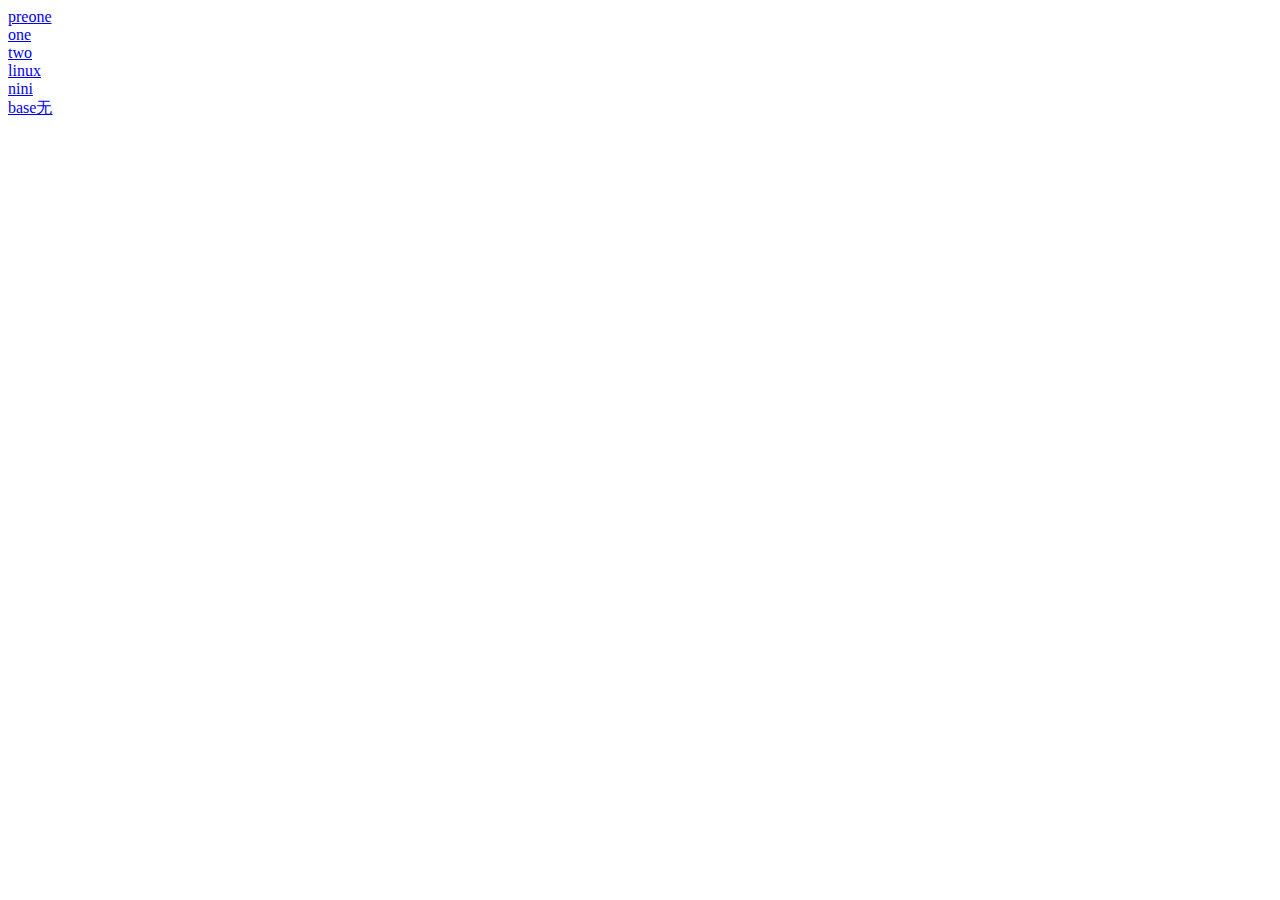
<file: index.html>
<!DOCTYPE html>
<html lang="en">
<head>
  <meta charset="UTF-8">
  <meta http-equiv="X-UA-Compatible" content="IE=edge">
  <meta name="viewport" content="width=device-width, initial-scale=1.0">
  <title>Document</title>
</head>
<body>
  <div><a href="preone">preone</a></div>
  <div><a href="one">one</a></div>
  <div><a href="twoweb">two</a></div>
  <div><a href="linux">linux</a></div>
  <div><a href="nini">nini</a></div>
  <div><a href="base">base无</a></div>
</body>
</html>
</file>
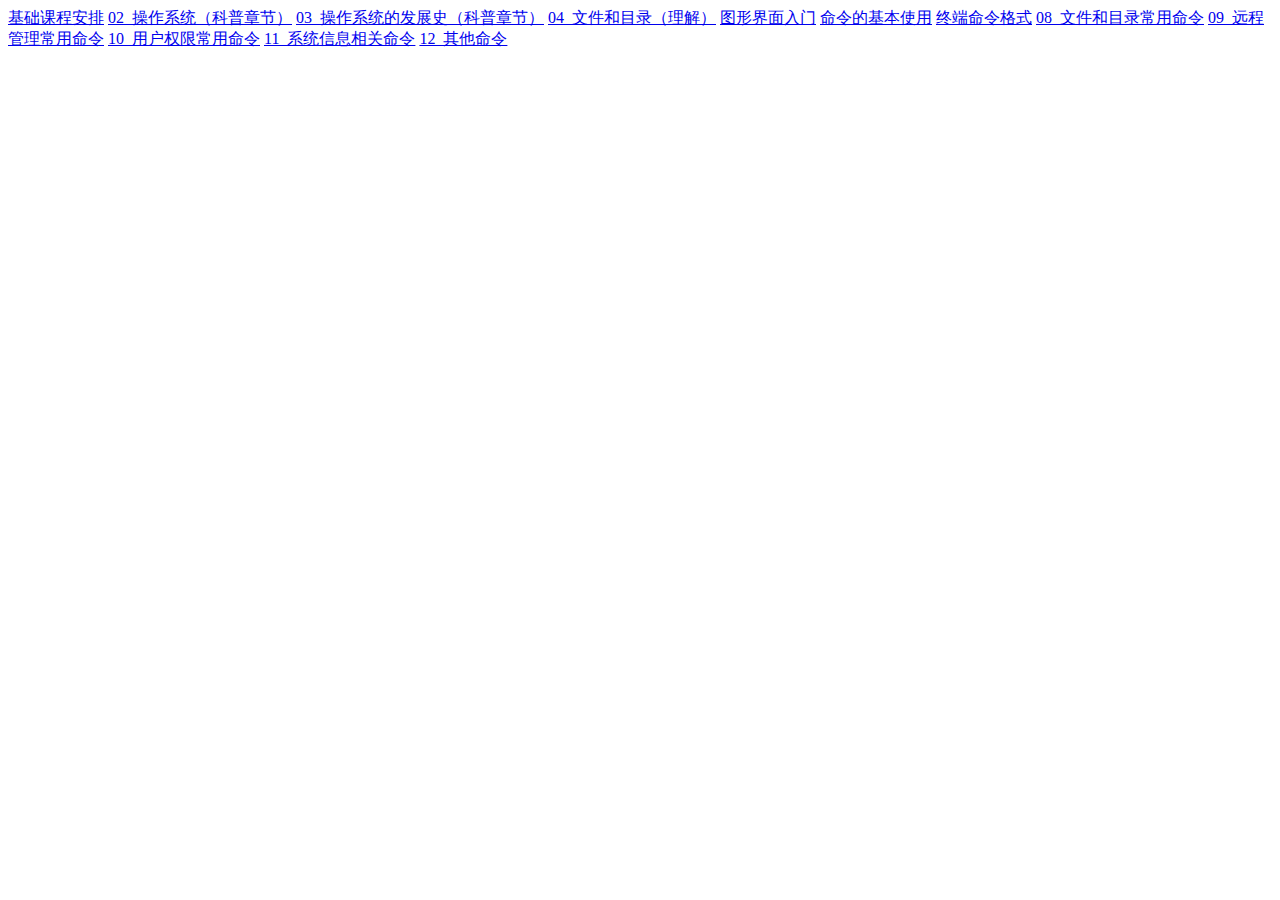
<file: linux/index.html>
<!DOCTYPE html>
<html lang="en">
<head>
	<meta charset="UTF-8">
	<title>Document</title>
</head>
<body>
	<a href="./01_Python 基础课程安排.html">基础课程安排</a>
	<a href="./02_操作系统（科普章节）.html">02_操作系统（科普章节）</a>
	<a href="./03_操作系统的发展史（科普章节）.html">03_操作系统的发展史（科普章节）</a>
	<a href="./04_文件和目录（理解）.html">04_文件和目录（理解）</a>
	<a href="./05_Ubuntu 图形界面入门.html">图形界面入门</a>
	<a href="./06_常用 Linux 命令的基本使用.html">命令的基本使用</a>
	<a href="./07_Linux 终端命令格式.html">终端命令格式</a>
	<a href="./08_文件和目录常用命令.html">08_文件和目录常用命令</a>
	<a href="./09_远程管理常用命令.html">09_远程管理常用命令</a>
	<a href="./10_用户权限常用命令.html">10_用户权限常用命令</a>
	<a href="./11_系统信息相关命令.html">11_系统信息相关命令</a>
	<a href="./12_其他命令.html">12_其他命令</a>
</body>
</html>
</file>
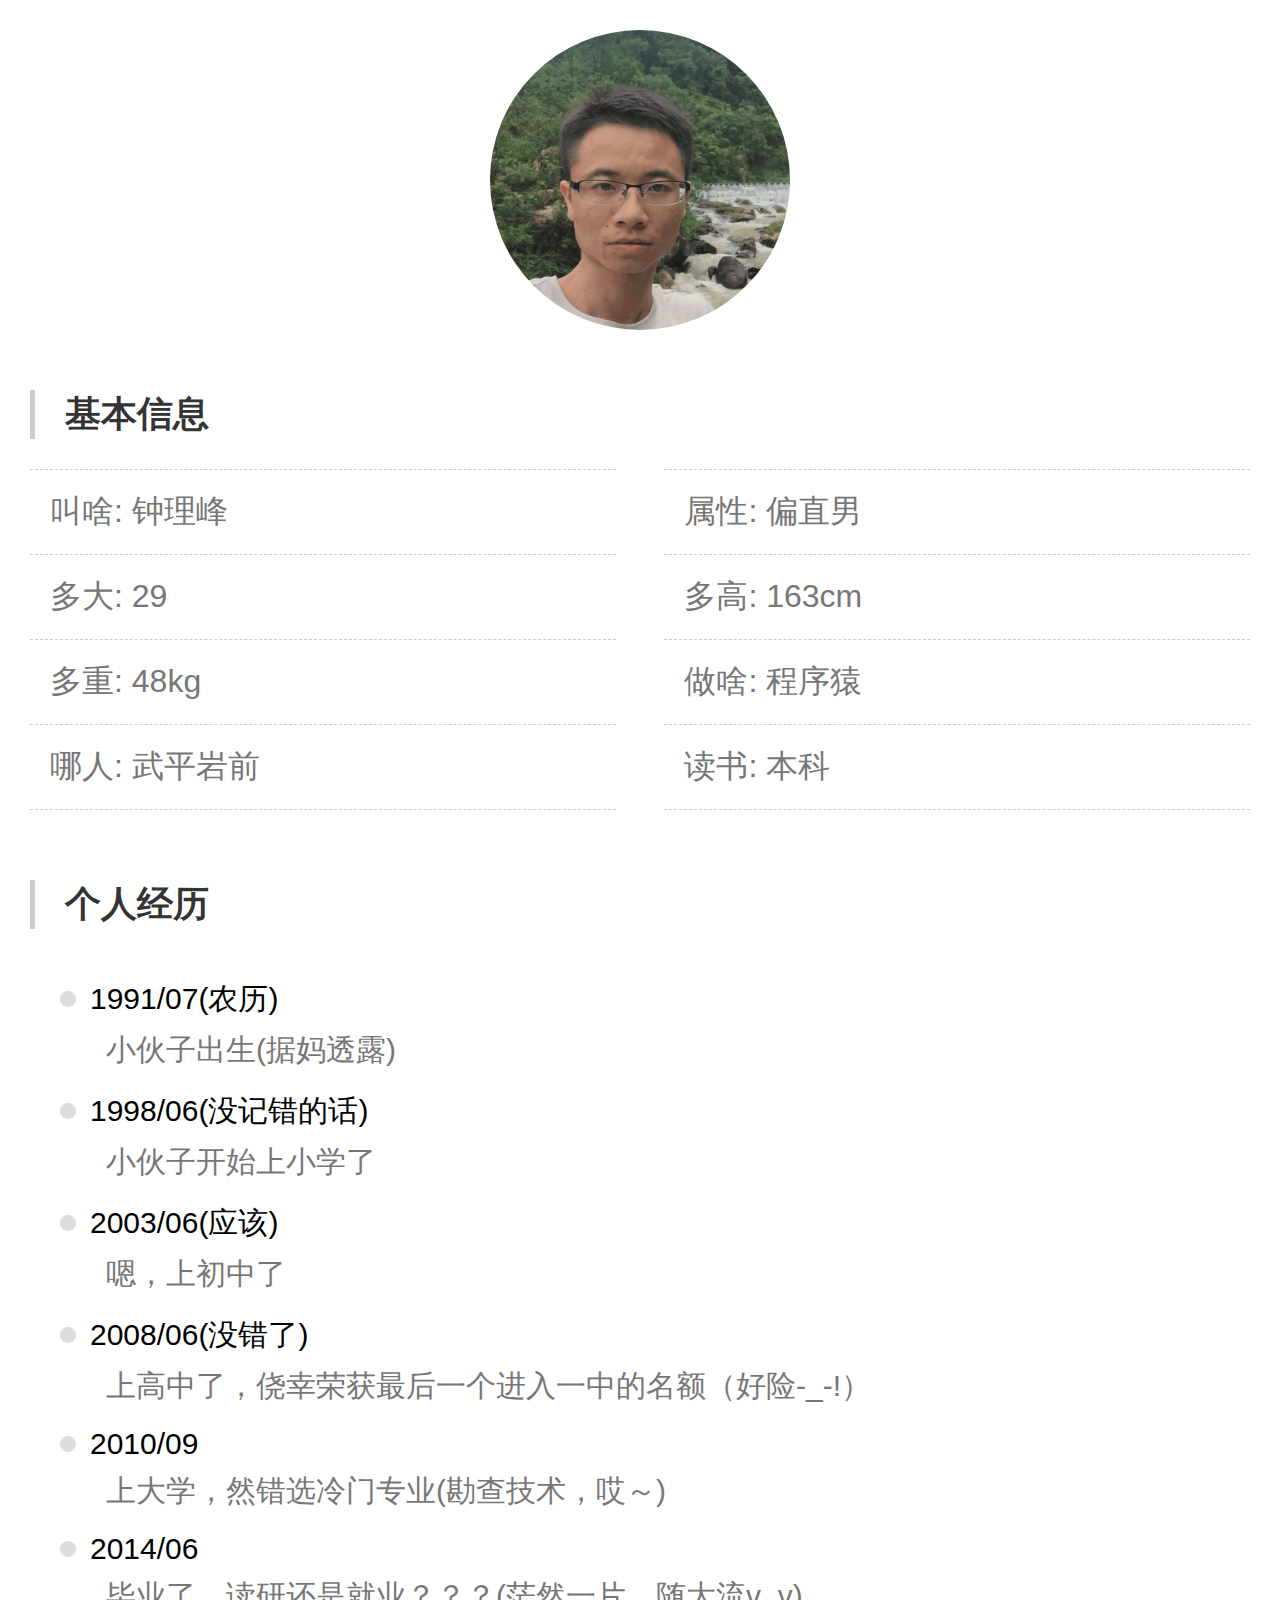
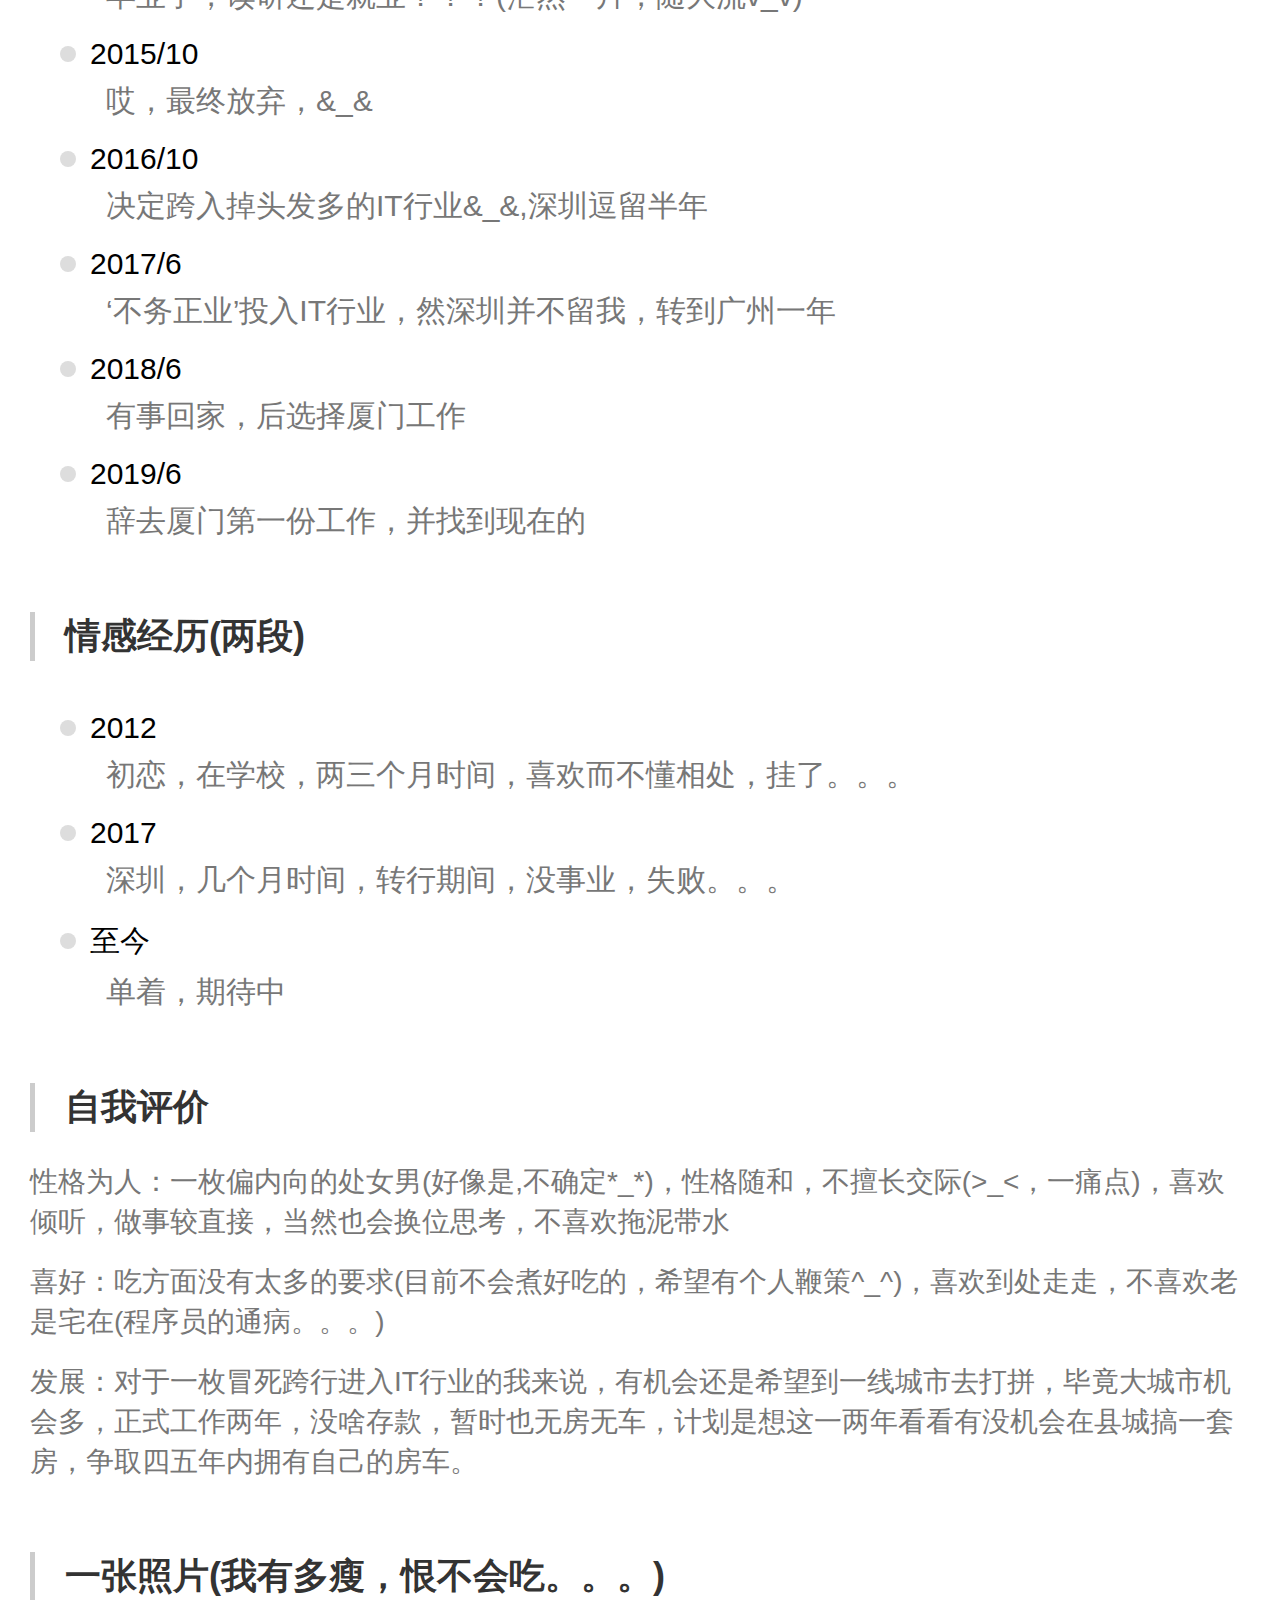
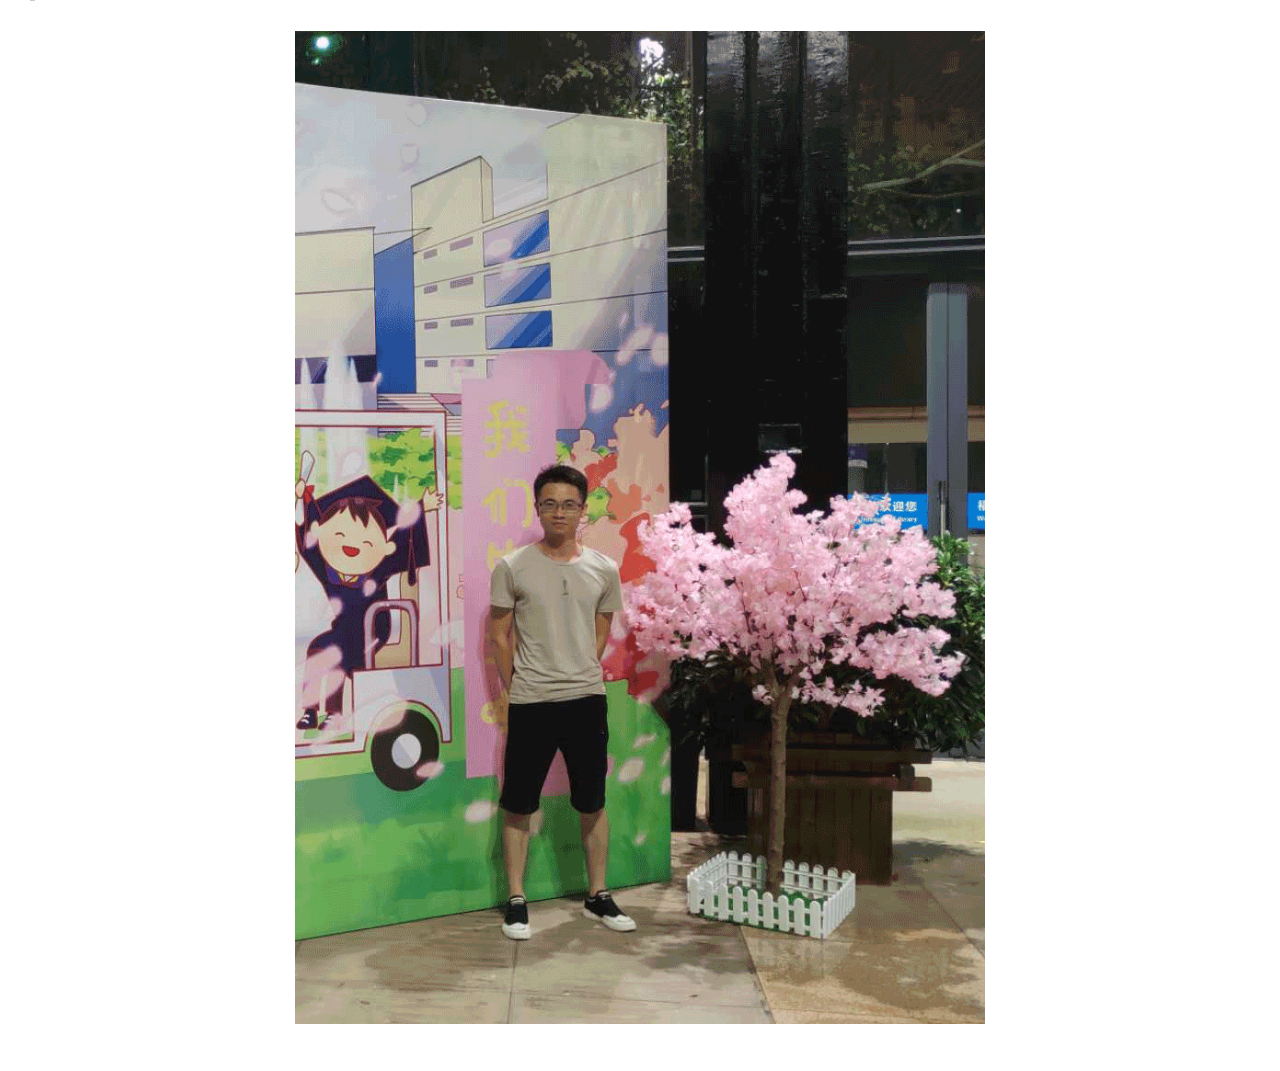
<file: nini/index.html>
<!DOCTYPE html>
<html lang="en">
<head>
    <meta charset="UTF-8">
    <meta name="viewport" content="width=device-width, initial-scale=1.0">
    <meta http-equiv="X-UA-Compatible" content="ie=edge">
    <title>个人介绍</title>
    <link rel="stylesheet" href="css/common.css">
    <link rel="stylesheet" href="css/test.css">
</head>
<body>  
    <div class="introduction">
        <div class="avatar"></div>
        <h4 class="title">基本信息</h4>
        <ul class="baseinfo">
            <li>
                <div>
                    <span>叫啥:</span>
                    <span>钟理峰</span>
                </div>
                <div>
                    <span>属性:</span>
                    <span>偏直男</span>
                </div>            
            </li>
            <li>
                <div>
                   <span>多大:</span>
                    <span>29</span>
                </div>
                <div>
                    <span>多高:</span>
                    <span>163cm</span>
                </div>            
            </li>
            <li>
                <div>
                    <span>多重:</span>
                    <span>48kg</span>
                </div>
                <div>
                    <span>做啥:</span>
                    <span>程序猿</span>
                </div>            
            </li>
            <li>
                <div class="bot">
                    <span>哪人:</span>
                    <span>武平岩前</span>
                </div>
                <div class="bot">
                    <span>读书:</span>
                    <span>本科</span>
                </div>            
            </li>
        </ul>
        <h4 class="title">个人经历</h4>
        <ul class="experience">
            <li>
                <span>1991/07(农历)</span>
                <span>小伙子出生(据妈透露)</span>
            </li>
            <li>
                <span>1998/06(没记错的话)</span>
                <span>小伙子开始上小学了</span>
            </li>
            <li>
                <span>2003/06(应该)</span>
                <span>嗯，上初中了</span>
            </li>
            <li>
                <span>2008/06(没错了)</span>
                <span>上高中了，侥幸荣获最后一个进入一中的名额（好险-_-!）</span>
            </li>
            <li>
                <span>2010/09</span>
                <span>上大学，然错选冷门专业(勘查技术，哎～)</span>
            </li>
            <li>
                <span>2014/06</span>
                <span>毕业了，读研还是就业？？？(茫然一片，随大流v_v)</span>
            </li>
            <li>
                <span>2015/10</span>
                <span>哎，最终放弃，&_&</span>
            </li>
             <li>
                <span>2016/10</span>
                <span>决定跨入掉头发多的IT行业&_&,深圳逗留半年</span>
            </li>
            <li>
                <span>2017/6</span>
                <span>‘不务正业’投入IT行业，然深圳并不留我，转到广州一年</span>
            </li>
            <li>
                <span>2018/6</span>
                <span>有事回家，后选择厦门工作</span>
            </li>
            <li>
                <span>2019/6</span>
                <span>辞去厦门第一份工作，并找到现在的</span>
            </li>
        </ul> 
         <h4 class="title">情感经历(两段)</h4>
         <ul class="experience">
            <li>
                <span>2012</span>
                <span>初恋，在学校，两三个月时间，喜欢而不懂相处，挂了。。。</span>
            </li>
            <li>
                <span>2017</span>
                <span>深圳，几个月时间，转行期间，没事业，失败。。。</span>
            </li>
             <li>
                <span>至今</span>
                <span>单着，期待中</span>
            </li>
        </ul>
        <h4 class="title">自我评价</h4>
        <div class="desc">
            <p>
                性格为人：一枚偏内向的处女男(好像是,不确定*_*)，性格随和，不擅长交际(>_<，一痛点)，喜欢倾听，做事较直接，当然也会换位思考，不喜欢拖泥带水
            </p>
            <p>
                喜好：吃方面没有太多的要求(目前不会煮好吃的，希望有个人鞭策^_^)，喜欢到处走走，不喜欢老是宅在(程序员的通病。。。)
            </p>
            <p>
                发展：对于一枚冒死跨行进入IT行业的我来说，有机会还是希望到一线城市去打拼，毕竟大城市机会多，正式工作两年，没啥存款，暂时也无房无车，计划是想这一两年看看有没机会在县城搞一套房，争取四五年内拥有自己的房车。
            </p>
        </div>
        <h4 class="title">一张照片(我有多瘦，恨不会吃。。。)</h4>
        <div class="imgWrapper">
            <img src="img/img/2.png" alt="">
        </div>        
    </div>   
</body>
</html>
</file>
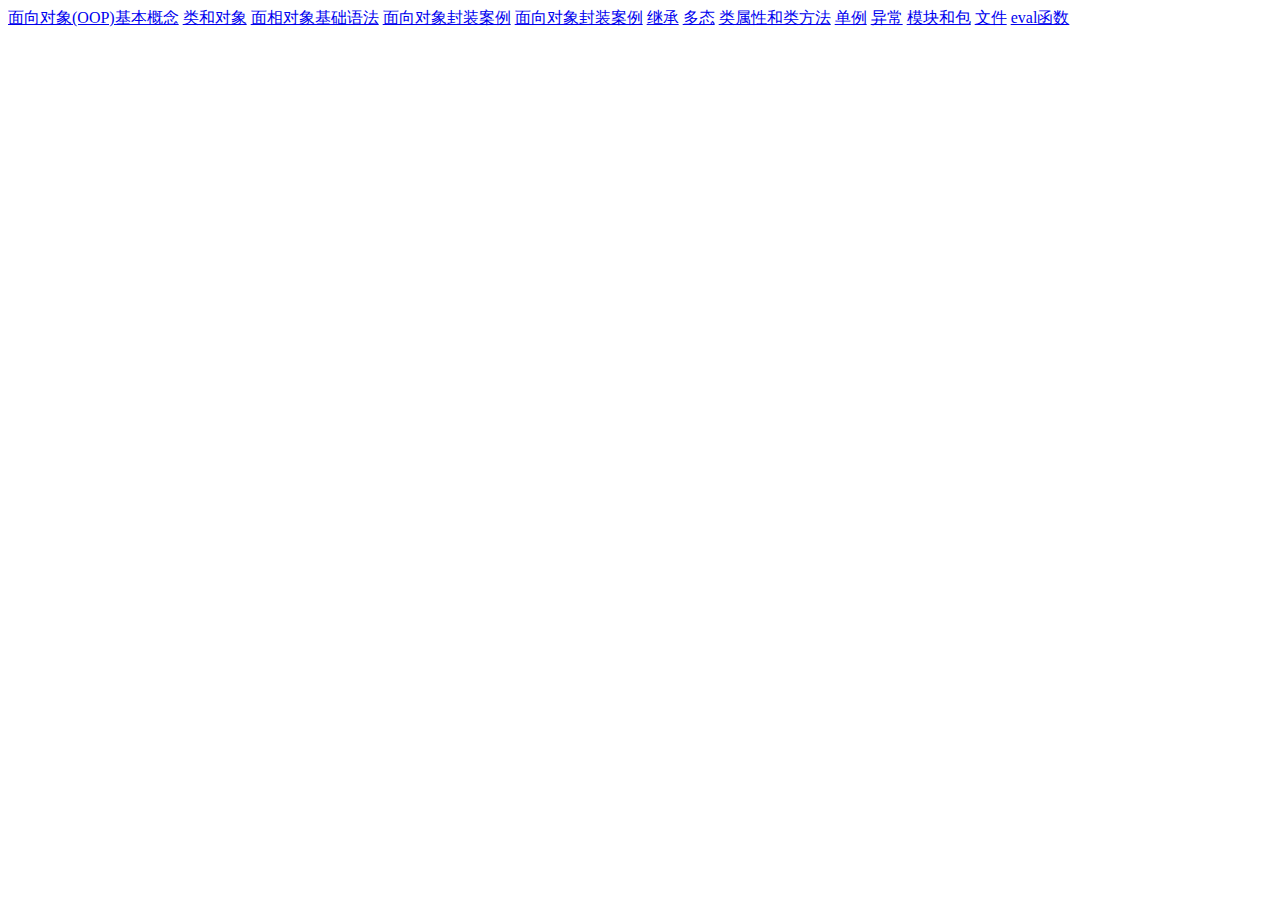
<file: preone/index.html>
<!DOCTYPE html>
<html lang="en">
    <head>
        <meta charset="utf-8">
    </head>
    <body>
    <a href="./01_面向对象(OOP)基本概念.html">面向对象(OOP)基本概念</a>
    <a href="./02_类和对象.html">类和对象</a>
    <a href="./03_面相对象基础语法.html">面相对象基础语法</a>
    <a href="./04_面向对象封装案例.html">面向对象封装案例</a>
    <a href="./05_面向对象封装案例 II.html">面向对象封装案例</a>
    <a href="./07_继承.html">继承</a>
    <a href="./08_多态.html">多态</a>
    <a href="./09_类属性和类方法.html">类属性和类方法</a>
    <a href="./10_单例.html">单例</a>
    <a href="./11_异常.html">异常</a>
    <a href="./12_模块和包.html">模块和包</a>
    <a href="./13_文件.html">文件</a>
    <a href="./14_eval函数.html">eval函数</a>
    </body>
</html>
</file>
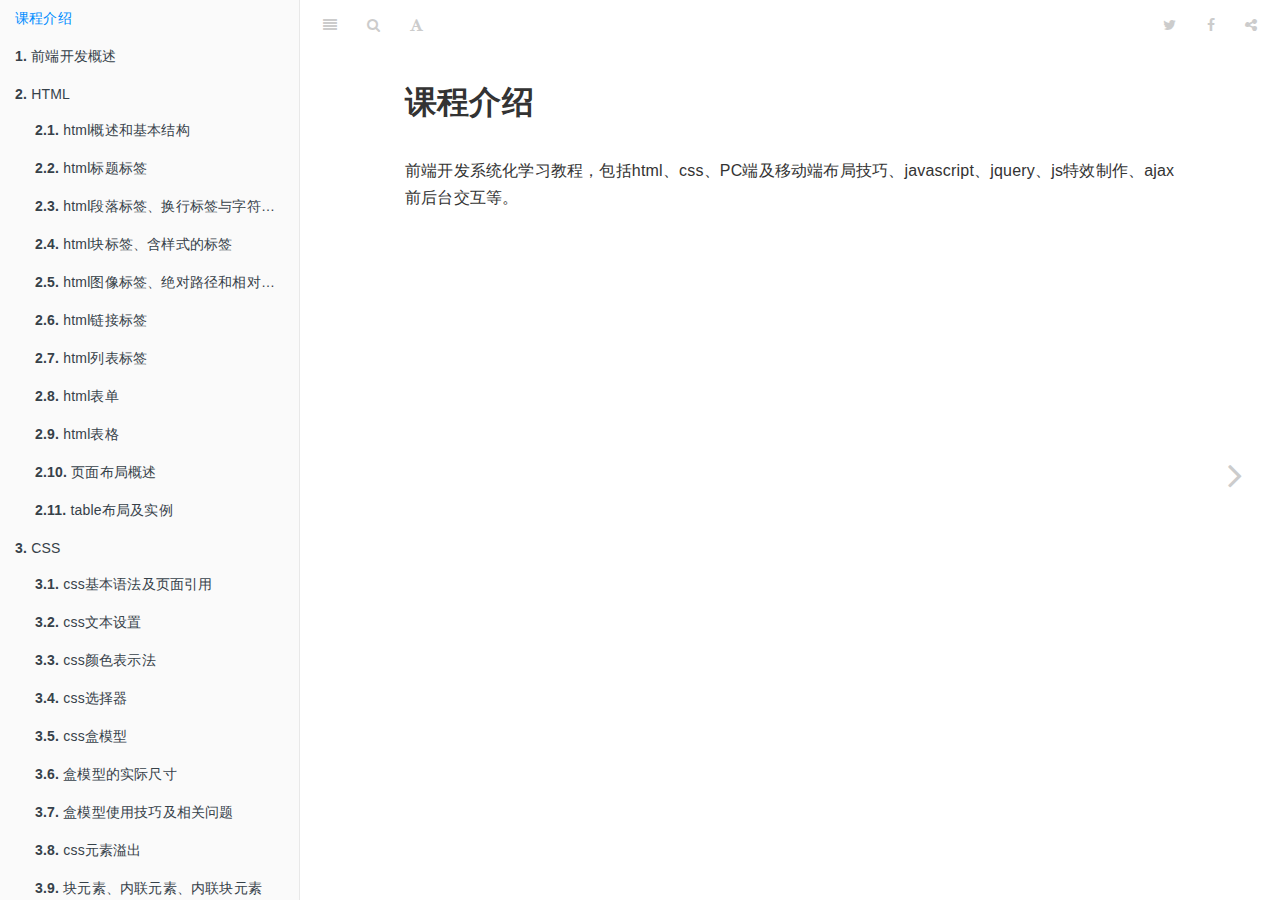
<file: twoweb/index.html>
<!DOCTYPE HTML>
<html lang="en" >
    
    <head>
        
        <meta charset="UTF-8">
        <meta http-equiv="X-UA-Compatible" content="IE=edge" />
        <title>课程介绍 | 课程介绍</title>
        <meta content="text/html; charset=utf-8" http-equiv="Content-Type">
        <meta name="description" content="前端开发系统化学习教程，包括html、css、PC端及移动端布局技巧、javascript、jquery、js特效制作、ajax前后台交互等。">
        <meta name="generator" content="GitBook 2.6.7">
        
        
        <meta name="HandheldFriendly" content="true"/>
        <meta name="viewport" content="width=device-width, initial-scale=1, user-scalable=no">
        <meta name="apple-mobile-web-app-capable" content="yes">
        <meta name="apple-mobile-web-app-status-bar-style" content="black">
        <link rel="apple-touch-icon-precomposed" sizes="152x152" href="gitbook/images/apple-touch-icon-precomposed-152.png">
        <link rel="shortcut icon" href="gitbook/images/favicon.ico" type="image/x-icon">
        
    <link rel="stylesheet" href="gitbook/style.css">
    
        
        <link rel="stylesheet" href="gitbook/plugins/gitbook-plugin-highlight/website.css">
        
    
        
        <link rel="stylesheet" href="gitbook/plugins/gitbook-plugin-search/search.css">
        
    
        
        <link rel="stylesheet" href="gitbook/plugins/gitbook-plugin-fontsettings/website.css">
        
    
    

        
    
    
    <link rel="next" href="./01/mds/section00.html" />
    
    

        
    </head>
    <body>
        
        
    <div class="book"
        data-level="0"
        data-chapter-title="课程介绍"
        data-filepath="README.md"
        data-basepath="."
        data-revision="Fri May 05 2017 22:19:25 GMT+0800 (中国标准时间)"
        data-innerlanguage="">
    

<div class="book-summary">
    <nav role="navigation">
        <ul class="summary">
            
            
            
            

            

            
    
        <li class="chapter active" data-level="0" data-path="index.html">
            
                
                    <a href="./index.html">
                
                        <i class="fa fa-check"></i>
                        
                        课程介绍
                    </a>
            
            
        </li>
    
        <li class="chapter " data-level="1" data-path="01/mds/section00.html">
            
                
                    <a href="./01/mds/section00.html">
                
                        <i class="fa fa-check"></i>
                        
                            <b>1.</b>
                        
                        前端开发概述
                    </a>
            
            
        </li>
    
        <li class="chapter " data-level="2" data-path="01/index.html">
            
                
                    <a href="./01/index.html">
                
                        <i class="fa fa-check"></i>
                        
                            <b>2.</b>
                        
                        HTML
                    </a>
            
            
            <ul class="articles">
                
    
        <li class="chapter " data-level="2.1" data-path="01/mds/section01.html">
            
                
                    <a href="./01/mds/section01.html">
                
                        <i class="fa fa-check"></i>
                        
                            <b>2.1.</b>
                        
                        html概述和基本结构
                    </a>
            
            
        </li>
    
        <li class="chapter " data-level="2.2" data-path="01/mds/section02.html">
            
                
                    <a href="./01/mds/section02.html">
                
                        <i class="fa fa-check"></i>
                        
                            <b>2.2.</b>
                        
                        html标题标签
                    </a>
            
            
        </li>
    
        <li class="chapter " data-level="2.3" data-path="01/mds/section03.html">
            
                
                    <a href="./01/mds/section03.html">
                
                        <i class="fa fa-check"></i>
                        
                            <b>2.3.</b>
                        
                        html段落标签、换行标签与字符实体
                    </a>
            
            
        </li>
    
        <li class="chapter " data-level="2.4" data-path="01/mds/section04.html">
            
                
                    <a href="./01/mds/section04.html">
                
                        <i class="fa fa-check"></i>
                        
                            <b>2.4.</b>
                        
                        html块标签、含样式的标签
                    </a>
            
            
        </li>
    
        <li class="chapter " data-level="2.5" data-path="01/mds/section05.html">
            
                
                    <a href="./01/mds/section05.html">
                
                        <i class="fa fa-check"></i>
                        
                            <b>2.5.</b>
                        
                        html图像标签、绝对路径和相对路径
                    </a>
            
            
        </li>
    
        <li class="chapter " data-level="2.6" data-path="01/mds/section06.html">
            
                
                    <a href="./01/mds/section06.html">
                
                        <i class="fa fa-check"></i>
                        
                            <b>2.6.</b>
                        
                        html链接标签
                    </a>
            
            
        </li>
    
        <li class="chapter " data-level="2.7" data-path="01/mds/section07.html">
            
                
                    <a href="./01/mds/section07.html">
                
                        <i class="fa fa-check"></i>
                        
                            <b>2.7.</b>
                        
                        html列表标签
                    </a>
            
            
        </li>
    
        <li class="chapter " data-level="2.8" data-path="01/mds/section09.html">
            
                
                    <a href="./01/mds/section09.html">
                
                        <i class="fa fa-check"></i>
                        
                            <b>2.8.</b>
                        
                        html表单
                    </a>
            
            
        </li>
    
        <li class="chapter " data-level="2.9" data-path="01/mds/section08.html">
            
                
                    <a href="./01/mds/section08.html">
                
                        <i class="fa fa-check"></i>
                        
                            <b>2.9.</b>
                        
                        html表格
                    </a>
            
            
        </li>
    
        <li class="chapter " data-level="2.10" data-path="01/mds/section10.html">
            
                
                    <a href="./01/mds/section10.html">
                
                        <i class="fa fa-check"></i>
                        
                            <b>2.10.</b>
                        
                        页面布局概述
                    </a>
            
            
        </li>
    
        <li class="chapter " data-level="2.11" data-path="01/mds/section100.html">
            
                
                    <a href="./01/mds/section100.html">
                
                        <i class="fa fa-check"></i>
                        
                            <b>2.11.</b>
                        
                        table布局及实例
                    </a>
            
            
        </li>
    

            </ul>
            
        </li>
    
        <li class="chapter " data-level="3" data-path="02/index.html">
            
                
                    <a href="./02/index.html">
                
                        <i class="fa fa-check"></i>
                        
                            <b>3.</b>
                        
                        CSS
                    </a>
            
            
            <ul class="articles">
                
    
        <li class="chapter " data-level="3.1" data-path="01/mds/section12.html">
            
                
                    <a href="./01/mds/section12.html">
                
                        <i class="fa fa-check"></i>
                        
                            <b>3.1.</b>
                        
                        css基本语法及页面引用
                    </a>
            
            
        </li>
    
        <li class="chapter " data-level="3.2" data-path="01/mds/section13.html">
            
                
                    <a href="./01/mds/section13.html">
                
                        <i class="fa fa-check"></i>
                        
                            <b>3.2.</b>
                        
                        css文本设置
                    </a>
            
            
        </li>
    
        <li class="chapter " data-level="3.3" data-path="01/mds/section14.html">
            
                
                    <a href="./01/mds/section14.html">
                
                        <i class="fa fa-check"></i>
                        
                            <b>3.3.</b>
                        
                        css颜色表示法
                    </a>
            
            
        </li>
    
        <li class="chapter " data-level="3.4" data-path="02/mds/section003.html">
            
                
                    <a href="./02/mds/section003.html">
                
                        <i class="fa fa-check"></i>
                        
                            <b>3.4.</b>
                        
                        css选择器
                    </a>
            
            
        </li>
    
        <li class="chapter " data-level="3.5" data-path="02/mds/section01.html">
            
                
                    <a href="./02/mds/section01.html">
                
                        <i class="fa fa-check"></i>
                        
                            <b>3.5.</b>
                        
                        css盒模型
                    </a>
            
            
        </li>
    
        <li class="chapter " data-level="3.6" data-path="02/mds/section001.html">
            
                
                    <a href="./02/mds/section001.html">
                
                        <i class="fa fa-check"></i>
                        
                            <b>3.6.</b>
                        
                        盒模型的实际尺寸
                    </a>
            
            
        </li>
    
        <li class="chapter " data-level="3.7" data-path="02/mds/section002.html">
            
                
                    <a href="./02/mds/section002.html">
                
                        <i class="fa fa-check"></i>
                        
                            <b>3.7.</b>
                        
                        盒模型使用技巧及相关问题
                    </a>
            
            
        </li>
    
        <li class="chapter " data-level="3.8" data-path="02/mds/section004.html">
            
                
                    <a href="./02/mds/section004.html">
                
                        <i class="fa fa-check"></i>
                        
                            <b>3.8.</b>
                        
                        css元素溢出
                    </a>
            
            
        </li>
    
        <li class="chapter " data-level="3.9" data-path="02/mds/section02.html">
            
                
                    <a href="./02/mds/section02.html">
                
                        <i class="fa fa-check"></i>
                        
                            <b>3.9.</b>
                        
                        块元素、内联元素、内联块元素
                    </a>
            
            
        </li>
    
        <li class="chapter " data-level="3.10" data-path="02/mds/section03.html">
            
                
                    <a href="./02/mds/section03.html">
                
                        <i class="fa fa-check"></i>
                        
                            <b>3.10.</b>
                        
                        浮动
                    </a>
            
            
        </li>
    
        <li class="chapter " data-level="3.11" data-path="02/mds/section04.html">
            
                
                    <a href="./02/mds/section04.html">
                
                        <i class="fa fa-check"></i>
                        
                            <b>3.11.</b>
                        
                        定位
                    </a>
            
            
        </li>
    
        <li class="chapter " data-level="3.12" data-path="02/mds/section05.html">
            
                
                    <a href="./02/mds/section05.html">
                
                        <i class="fa fa-check"></i>
                        
                            <b>3.12.</b>
                        
                        background属性
                    </a>
            
            
        </li>
    
        <li class="chapter " data-level="3.13" data-path="02/mds/section06.html">
            
                
                    <a href="./02/mds/section06.html">
                
                        <i class="fa fa-check"></i>
                        
                            <b>3.13.</b>
                        
                        特征布局实例讲习
                    </a>
            
            
        </li>
    

            </ul>
            
        </li>
    
        <li class="chapter " data-level="4" data-path="03-04/index.html">
            
                
                    <a href="./03-04/index.html">
                
                        <i class="fa fa-check"></i>
                        
                            <b>4.</b>
                        
                        Photoshop
                    </a>
            
            
            <ul class="articles">
                
    
        <li class="chapter " data-level="4.1" data-path="03-04/mds/section01.html">
            
                
                    <a href="./03-04/mds/section01.html">
                
                        <i class="fa fa-check"></i>
                        
                            <b>4.1.</b>
                        
                        常用图片格式
                    </a>
            
            
        </li>
    
        <li class="chapter " data-level="4.2" data-path="03-04/mds/section02.html">
            
                
                    <a href="./03-04/mds/section02.html">
                
                        <i class="fa fa-check"></i>
                        
                            <b>4.2.</b>
                        
                        photoshop常用图片处理技巧
                    </a>
            
            
        </li>
    
        <li class="chapter " data-level="4.3" data-path="03-04/mds/section03.html">
            
                
                    <a href="./03-04/mds/section03.html">
                
                        <i class="fa fa-check"></i>
                        
                            <b>4.3.</b>
                        
                        ps效果图制作实例
                    </a>
            
            
        </li>
    
        <li class="chapter " data-level="4.4" data-path="05/mds/section02.html">
            
                
                    <a href="./05/mds/section02.html">
                
                        <i class="fa fa-check"></i>
                        
                            <b>4.4.</b>
                        
                        photoshop批量切图技巧
                    </a>
            
            
        </li>
    
        <li class="chapter " data-level="4.5" data-path="05/mds/section03.html">
            
                
                    <a href="./05/mds/section03.html">
                
                        <i class="fa fa-check"></i>
                        
                            <b>4.5.</b>
                        
                        Photoshop制作雪碧图技巧
                    </a>
            
            
        </li>
    

            </ul>
            
        </li>
    
        <li class="chapter " data-level="5" data-path="05/mds/section04.html">
            
                
                    <a href="./05/mds/section04.html">
                
                        <i class="fa fa-check"></i>
                        
                            <b>5.</b>
                        
                        前端页面开发流程
                    </a>
            
            
        </li>
    
        <li class="chapter " data-level="6" data-path="06-07/index.html">
            
                
                    <a href="./06-07/index.html">
                
                        <i class="fa fa-check"></i>
                        
                            <b>6.</b>
                        
                        HTML5与CSS3
                    </a>
            
            
            <ul class="articles">
                
    
        <li class="chapter " data-level="6.1" data-path="06-07/mds/section00.html">
            
                
                    <a href="./06-07/mds/section00.html">
                
                        <i class="fa fa-check"></i>
                        
                            <b>6.1.</b>
                        
                        CSS权重
                    </a>
            
            
        </li>
    
        <li class="chapter " data-level="6.2" data-path="06-07/mds/section01.html">
            
                
                    <a href="./06-07/mds/section01.html">
                
                        <i class="fa fa-check"></i>
                        
                            <b>6.2.</b>
                        
                        CSS3新增选择器
                    </a>
            
            
        </li>
    
        <li class="chapter " data-level="6.3" data-path="06-07/mds/section02.html">
            
                
                    <a href="./06-07/mds/section02.html">
                
                        <i class="fa fa-check"></i>
                        
                            <b>6.3.</b>
                        
                        CSS3圆角、rgba
                    </a>
            
            
        </li>
    
        <li class="chapter " data-level="6.4" data-path="06-07/mds/section03.html">
            
                
                    <a href="./06-07/mds/section03.html">
                
                        <i class="fa fa-check"></i>
                        
                            <b>6.4.</b>
                        
                        CSS3 transition动画
                    </a>
            
            
        </li>
    
        <li class="chapter " data-level="6.5" data-path="06-07/mds/section04.html">
            
                
                    <a href="./06-07/mds/section04.html">
                
                        <i class="fa fa-check"></i>
                        
                            <b>6.5.</b>
                        
                        CSS3 transform变换
                    </a>
            
            
        </li>
    
        <li class="chapter " data-level="6.6" data-path="06-07/mds/section05.html">
            
                
                    <a href="./06-07/mds/section05.html">
                
                        <i class="fa fa-check"></i>
                        
                            <b>6.6.</b>
                        
                        CSS3 animation动画
                    </a>
            
            
        </li>
    
        <li class="chapter " data-level="6.7" data-path="08/mds/section03.html">
            
                
                    <a href="./08/mds/section03.html">
                
                        <i class="fa fa-check"></i>
                        
                            <b>6.7.</b>
                        
                        CSS3浏览器前缀
                    </a>
            
            
        </li>
    
        <li class="chapter " data-level="6.8" data-path="08/mds/section00.html">
            
                
                    <a href="./08/mds/section00.html">
                
                        <i class="fa fa-check"></i>
                        
                            <b>6.8.</b>
                        
                        HTML5新增标签
                    </a>
            
            
        </li>
    
        <li class="chapter " data-level="6.9" data-path="08/mds/section01.html">
            
                
                    <a href="./08/mds/section01.html">
                
                        <i class="fa fa-check"></i>
                        
                            <b>6.9.</b>
                        
                        HTML5 新增表单控件
                    </a>
            
            
        </li>
    

            </ul>
            
        </li>
    
        <li class="chapter " data-level="7" data-path="08/mds/section04.html">
            
                
                    <a href="./08/mds/section04.html">
                
                        <i class="fa fa-check"></i>
                        
                            <b>7.</b>
                        
                        移动端页面开发
                    </a>
            
            
            <ul class="articles">
                
    
        <li class="chapter " data-level="7.1" data-path="08/mds/section05.html">
            
                
                    <a href="./08/mds/section05.html">
                
                        <i class="fa fa-check"></i>
                        
                            <b>7.1.</b>
                        
                        移动端与PC端页面布局区别
                    </a>
            
            
        </li>
    
        <li class="chapter " data-level="7.2" data-path="08/mds/section06.html">
            
                
                    <a href="./08/mds/section06.html">
                
                        <i class="fa fa-check"></i>
                        
                            <b>7.2.</b>
                        
                        适配布局类型
                    </a>
            
            
        </li>
    
        <li class="chapter " data-level="7.3" data-path="08/mds/section07.html">
            
                
                    <a href="./08/mds/section07.html">
                
                        <i class="fa fa-check"></i>
                        
                            <b>7.3.</b>
                        
                        移动端布局实例
                    </a>
            
            
        </li>
    

            </ul>
            
        </li>
    
        <li class="chapter " data-level="8" data-path="08/mds/section08.html">
            
                
                    <a href="./08/mds/section08.html">
                
                        <i class="fa fa-check"></i>
                        
                            <b>8.</b>
                        
                        常用css列表
                    </a>
            
            
        </li>
    
        <li class="chapter " data-level="9" data-path="09/index.html">
            
                
                    <a href="./09/index.html">
                
                        <i class="fa fa-check"></i>
                        
                            <b>9.</b>
                        
                        JavaScript
                    </a>
            
            
            <ul class="articles">
                
    
        <li class="chapter " data-level="9.1" data-path="09/mds/section00.html">
            
                
                    <a href="./09/mds/section00.html">
                
                        <i class="fa fa-check"></i>
                        
                            <b>9.1.</b>
                        
                        JavaScript介绍
                    </a>
            
            
        </li>
    
        <li class="chapter " data-level="9.2" data-path="09/mds/section01.html">
            
                
                    <a href="./09/mds/section01.html">
                
                        <i class="fa fa-check"></i>
                        
                            <b>9.2.</b>
                        
                        JavaScript嵌入页面的方式
                    </a>
            
            
        </li>
    
        <li class="chapter " data-level="9.3" data-path="09/mds/section02.html">
            
                
                    <a href="./09/mds/section02.html">
                
                        <i class="fa fa-check"></i>
                        
                            <b>9.3.</b>
                        
                        变量
                    </a>
            
            
        </li>
    
        <li class="chapter " data-level="9.4" data-path="09/mds/section03.html">
            
                
                    <a href="./09/mds/section03.html">
                
                        <i class="fa fa-check"></i>
                        
                            <b>9.4.</b>
                        
                        获取元素方法一
                    </a>
            
            
        </li>
    
        <li class="chapter " data-level="9.5" data-path="09/mds/section04.html">
            
                
                    <a href="./09/mds/section04.html">
                
                        <i class="fa fa-check"></i>
                        
                            <b>9.5.</b>
                        
                        操作元素属性
                    </a>
            
            
        </li>
    
        <li class="chapter " data-level="9.6" data-path="09/mds/section05.html">
            
                
                    <a href="./09/mds/section05.html">
                
                        <i class="fa fa-check"></i>
                        
                            <b>9.6.</b>
                        
                        函数
                    </a>
            
            
        </li>
    
        <li class="chapter " data-level="9.7" data-path="10/mds/section00.html">
            
                
                    <a href="./10/mds/section00.html">
                
                        <i class="fa fa-check"></i>
                        
                            <b>9.7.</b>
                        
                        条件语句
                    </a>
            
            
        </li>
    
        <li class="chapter " data-level="9.8" data-path="10/mds/section01.html">
            
                
                    <a href="./10/mds/section01.html">
                
                        <i class="fa fa-check"></i>
                        
                            <b>9.8.</b>
                        
                        数组及操作方法
                    </a>
            
            
        </li>
    
        <li class="chapter " data-level="9.9" data-path="10/mds/section02.html">
            
                
                    <a href="./10/mds/section02.html">
                
                        <i class="fa fa-check"></i>
                        
                            <b>9.9.</b>
                        
                        循环语句
                    </a>
            
            
        </li>
    
        <li class="chapter " data-level="9.10" data-path="10/mds/section07.html">
            
                
                    <a href="./10/mds/section07.html">
                
                        <i class="fa fa-check"></i>
                        
                            <b>9.10.</b>
                        
                        获取元素方法二
                    </a>
            
            
        </li>
    
        <li class="chapter " data-level="9.11" data-path="10/mds/section03.html">
            
                
                    <a href="./10/mds/section03.html">
                
                        <i class="fa fa-check"></i>
                        
                            <b>9.11.</b>
                        
                        Javascript组成
                    </a>
            
            
        </li>
    
        <li class="chapter " data-level="9.12" data-path="10/mds/section04.html">
            
                
                    <a href="./10/mds/section04.html">
                
                        <i class="fa fa-check"></i>
                        
                            <b>9.12.</b>
                        
                        字符串处理方法
                    </a>
            
            
        </li>
    
        <li class="chapter " data-level="9.13" data-path="11/mds/section00.html">
            
                
                    <a href="./11/mds/section00.html">
                
                        <i class="fa fa-check"></i>
                        
                            <b>9.13.</b>
                        
                        类型转换
                    </a>
            
            
        </li>
    
        <li class="chapter " data-level="9.14" data-path="10/mds/section05.html">
            
                
                    <a href="./10/mds/section05.html">
                
                        <i class="fa fa-check"></i>
                        
                            <b>9.14.</b>
                        
                        调试程序的方法
                    </a>
            
            
        </li>
    
        <li class="chapter " data-level="9.15" data-path="10/mds/section06.html">
            
                
                    <a href="./10/mds/section06.html">
                
                        <i class="fa fa-check"></i>
                        
                            <b>9.15.</b>
                        
                        定时器
                    </a>
            
            
        </li>
    
        <li class="chapter " data-level="9.16" data-path="11/mds/section01.html">
            
                
                    <a href="./11/mds/section01.html">
                
                        <i class="fa fa-check"></i>
                        
                            <b>9.16.</b>
                        
                        变量作用域
                    </a>
            
            
        </li>
    
        <li class="chapter " data-level="9.17" data-path="11/mds/section02.html">
            
                
                    <a href="./11/mds/section02.html">
                
                        <i class="fa fa-check"></i>
                        
                            <b>9.17.</b>
                        
                        封闭函数
                    </a>
            
            
        </li>
    
        <li class="chapter " data-level="9.18" data-path="11/mds/section04.html">
            
                
                    <a href="./11/mds/section04.html">
                
                        <i class="fa fa-check"></i>
                        
                            <b>9.18.</b>
                        
                        常用内置对象
                    </a>
            
            
        </li>
    

            </ul>
            
        </li>
    
        <li class="chapter " data-level="10" data-path="12/index.html">
            
                
                    <a href="./12/index.html">
                
                        <i class="fa fa-check"></i>
                        
                            <b>10.</b>
                        
                        JQuery
                    </a>
            
            
            <ul class="articles">
                
    
        <li class="chapter " data-level="10.1" data-path="12/mds/section00.html">
            
                
                    <a href="./12/mds/section00.html">
                
                        <i class="fa fa-check"></i>
                        
                            <b>10.1.</b>
                        
                        jquery介绍
                    </a>
            
            
        </li>
    
        <li class="chapter " data-level="10.2" data-path="12/mds/section01.html">
            
                
                    <a href="./12/mds/section01.html">
                
                        <i class="fa fa-check"></i>
                        
                            <b>10.2.</b>
                        
                        jquery加载
                    </a>
            
            
        </li>
    
        <li class="chapter " data-level="10.3" data-path="12/mds/section02.html">
            
                
                    <a href="./12/mds/section02.html">
                
                        <i class="fa fa-check"></i>
                        
                            <b>10.3.</b>
                        
                        jquery选择器
                    </a>
            
            
        </li>
    
        <li class="chapter " data-level="10.4" data-path="12/mds/section03.html">
            
                
                    <a href="./12/mds/section03.html">
                
                        <i class="fa fa-check"></i>
                        
                            <b>10.4.</b>
                        
                        jquery样式操作
                    </a>
            
            
        </li>
    
        <li class="chapter " data-level="10.5" data-path="12/mds/section04.html">
            
                
                    <a href="./12/mds/section04.html">
                
                        <i class="fa fa-check"></i>
                        
                            <b>10.5.</b>
                        
                        绑定click事件
                    </a>
            
            
        </li>
    
        <li class="chapter " data-level="10.6" data-path="12/mds/section05.html">
            
                
                    <a href="./12/mds/section05.html">
                
                        <i class="fa fa-check"></i>
                        
                            <b>10.6.</b>
                        
                        jquery特殊效果
                    </a>
            
            
        </li>
    
        <li class="chapter " data-level="10.7" data-path="12/mds/section06.html">
            
                
                    <a href="./12/mds/section06.html">
                
                        <i class="fa fa-check"></i>
                        
                            <b>10.7.</b>
                        
                        jquery链式调用
                    </a>
            
            
        </li>
    
        <li class="chapter " data-level="10.8" data-path="12/mds/section08.html">
            
                
                    <a href="./12/mds/section08.html">
                
                        <i class="fa fa-check"></i>
                        
                            <b>10.8.</b>
                        
                        jquery动画
                    </a>
            
            
        </li>
    
        <li class="chapter " data-level="10.9" data-path="12/mds/section09.html">
            
                
                    <a href="./12/mds/section09.html">
                
                        <i class="fa fa-check"></i>
                        
                            <b>10.9.</b>
                        
                        尺寸相关、滚动事件
                    </a>
            
            
        </li>
    
        <li class="chapter " data-level="10.10" data-path="12/mds/section11.html">
            
                
                    <a href="./12/mds/section11.html">
                
                        <i class="fa fa-check"></i>
                        
                            <b>10.10.</b>
                        
                        jquery属性操作
                    </a>
            
            
        </li>
    
        <li class="chapter " data-level="10.11" data-path="12/mds/section10.html">
            
                
                    <a href="./12/mds/section10.html">
                
                        <i class="fa fa-check"></i>
                        
                            <b>10.11.</b>
                        
                        jquery循环
                    </a>
            
            
        </li>
    
        <li class="chapter " data-level="10.12" data-path="13/mds/section00.html">
            
                
                    <a href="./13/mds/section00.html">
                
                        <i class="fa fa-check"></i>
                        
                            <b>10.12.</b>
                        
                        jquery事件
                    </a>
            
            
        </li>
    
        <li class="chapter " data-level="10.13" data-path="13/mds/section02.html">
            
                
                    <a href="./13/mds/section02.html">
                
                        <i class="fa fa-check"></i>
                        
                            <b>10.13.</b>
                        
                        事件冒泡
                    </a>
            
            
        </li>
    
        <li class="chapter " data-level="10.14" data-path="13/mds/section03.html">
            
                
                    <a href="./13/mds/section03.html">
                
                        <i class="fa fa-check"></i>
                        
                            <b>10.14.</b>
                        
                        事件委托
                    </a>
            
            
        </li>
    
        <li class="chapter " data-level="10.15" data-path="13/mds/section04.html">
            
                
                    <a href="./13/mds/section04.html">
                
                        <i class="fa fa-check"></i>
                        
                            <b>10.15.</b>
                        
                        jquery元素节点操作
                    </a>
            
            
        </li>
    
        <li class="chapter " data-level="10.16" data-path="13/mds/section05.html">
            
                
                    <a href="./13/mds/section05.html">
                
                        <i class="fa fa-check"></i>
                        
                            <b>10.16.</b>
                        
                        滚轮事件与函数节流
                    </a>
            
            
        </li>
    
        <li class="chapter " data-level="10.17" data-path="14/mds/section01.html">
            
                
                    <a href="./14/mds/section01.html">
                
                        <i class="fa fa-check"></i>
                        
                            <b>10.17.</b>
                        
                        json
                    </a>
            
            
        </li>
    
        <li class="chapter " data-level="10.18" data-path="14/mds/section02.html">
            
                
                    <a href="./14/mds/section02.html">
                
                        <i class="fa fa-check"></i>
                        
                            <b>10.18.</b>
                        
                        ajax与jsonp
                    </a>
            
            
        </li>
    
        <li class="chapter " data-level="10.19" data-path="14/mds/section04.html">
            
                
                    <a href="./14/mds/section04.html">
                
                        <i class="fa fa-check"></i>
                        
                            <b>10.19.</b>
                        
                        本地存储
                    </a>
            
            
        </li>
    
        <li class="chapter " data-level="10.20" data-path="14/mds/section05.html">
            
                
                    <a href="./14/mds/section05.html">
                
                        <i class="fa fa-check"></i>
                        
                            <b>10.20.</b>
                        
                        jqueryUI
                    </a>
            
            
        </li>
    

            </ul>
            
        </li>
    
        <li class="chapter " data-level="11" data-path="15-16/index.html">
            
                
                    <a href="./15-16/index.html">
                
                        <i class="fa fa-check"></i>
                        
                            <b>11.</b>
                        
                        移动端库和框架
                    </a>
            
            
            <ul class="articles">
                
    
        <li class="chapter " data-level="11.1" data-path="15-16/mds/section00.html">
            
                
                    <a href="./15-16/mds/section00.html">
                
                        <i class="fa fa-check"></i>
                        
                            <b>11.1.</b>
                        
                        移动端js事件
                    </a>
            
            
        </li>
    
        <li class="chapter " data-level="11.2" data-path="15-16/mds/section01.html">
            
                
                    <a href="./15-16/mds/section01.html">
                
                        <i class="fa fa-check"></i>
                        
                            <b>11.2.</b>
                        
                        zepto
                    </a>
            
            
        </li>
    
        <li class="chapter " data-level="11.3" data-path="15-16/mds/section02.html">
            
                
                    <a href="./15-16/mds/section02.html">
                
                        <i class="fa fa-check"></i>
                        
                            <b>11.3.</b>
                        
                        swiper
                    </a>
            
            
        </li>
    
        <li class="chapter " data-level="11.4" data-path="15-16/mds/section03.html">
            
                
                    <a href="./15-16/mds/section03.html">
                
                        <i class="fa fa-check"></i>
                        
                            <b>11.4.</b>
                        
                        bootstrap
                    </a>
            
            
        </li>
    

            </ul>
            
        </li>
    
        <li class="chapter " data-level="12" data-path="15-16/mds/section04.html">
            
                
                    <a href="./15-16/mds/section04.html">
                
                        <i class="fa fa-check"></i>
                        
                            <b>12.</b>
                        
                        正则表达式
                    </a>
            
            
        </li>
    
        <li class="chapter " data-level="13" data-path="17/mds/section01.html">
            
                
                    <a href="./17/mds/section01.html">
                
                        <i class="fa fa-check"></i>
                        
                            <b>13.</b>
                        
                        前端优化
                    </a>
            
            
        </li>
    


            
            <li class="divider"></li>
            <li>
                <a href="https://www.gitbook.com" target="blank" class="gitbook-link">
                    Published with GitBook
                </a>
            </li>
            
        </ul>
    </nav>
</div>

    <div class="book-body">
        <div class="body-inner">
            <div class="book-header" role="navigation">
    <!-- Actions Left -->
    

    <!-- Title -->
    <h1>
        <i class="fa fa-circle-o-notch fa-spin"></i>
        <a href="./" >课程介绍</a>
    </h1>
</div>

            <div class="page-wrapper" tabindex="-1" role="main">
                <div class="page-inner">
                
                
                    <section class="normal" id="section-">
                    
                        <h1 id="&#x8BFE;&#x7A0B;&#x4ECB;&#x7ECD;">&#x8BFE;&#x7A0B;&#x4ECB;&#x7ECD;</h1>
<p>&#x524D;&#x7AEF;&#x5F00;&#x53D1;&#x7CFB;&#x7EDF;&#x5316;&#x5B66;&#x4E60;&#x6559;&#x7A0B;&#xFF0C;&#x5305;&#x62EC;html&#x3001;css&#x3001;PC&#x7AEF;&#x53CA;&#x79FB;&#x52A8;&#x7AEF;&#x5E03;&#x5C40;&#x6280;&#x5DE7;&#x3001;javascript&#x3001;jquery&#x3001;js&#x7279;&#x6548;&#x5236;&#x4F5C;&#x3001;ajax&#x524D;&#x540E;&#x53F0;&#x4EA4;&#x4E92;&#x7B49;&#x3002;</p>

                    
                    </section>
                
                
                </div>
            </div>
        </div>

        
        
        <a href="./01/mds/section00.html" class="navigation navigation-next navigation-unique" aria-label="Next page: 前端开发概述"><i class="fa fa-angle-right"></i></a>
        
    </div>
</div>

        
<script src="gitbook/app.js"></script>

    
    <script src="gitbook/plugins/gitbook-plugin-search/lunr.min.js"></script>
    

    
    <script src="gitbook/plugins/gitbook-plugin-search/search.js"></script>
    

    
    <script src="gitbook/plugins/gitbook-plugin-sharing/buttons.js"></script>
    

    
    <script src="gitbook/plugins/gitbook-plugin-fontsettings/buttons.js"></script>
    

<script>
require(["gitbook"], function(gitbook) {
    var config = {"highlight":{},"search":{"maxIndexSize":1000000},"sharing":{"facebook":true,"twitter":true,"google":false,"weibo":false,"instapaper":false,"vk":false,"all":["facebook","google","twitter","weibo","instapaper"]},"fontsettings":{"theme":"white","family":"sans","size":2}};
    gitbook.start(config);
});
</script>

        
    </body>
    
</html>
</file>
<file: nini/css/common.css>
@charset "UTF-8";
#__bs_notify__ {
  display: none !important; }

html,
body,
div,
h1,
h2,
h3,
h4,
h5,
h6,
p,
dl,
dt,
dd,
ol,
ul,
li,
input {
  margin: 0;
  padding: 0;
  font-family: Helvetica, sans-serif, Verdana, Arial; }

/* HTML5 display-role reset for older browsers */
article,
aside,
details,
figcaption,
figure,
footer,
header,
menu,
nav,
section {
  display: block; }

i {
  font-style: normal; }

a {
  color: #fff;
  text-decoration: none;
  -webkit-backface-visibility: hidden; }

li {
  list-style: none; }

body {
  -webkit-text-size-adjust: none;
  -webkit-tap-highlight-color: rgba(0, 0, 0, 0);
  margin: 0 auto; }

.f-l {
  float: left; }

.f-r {
  float: right; }

/*更目录字体*/
html {
  font-size: 32px;
  outline: 0;
  -ms-touch-action: none;
  min-height: 100%; }

/**  320 360 400 432  480  640*/
@media screen and (min-width: 320px) {
  html {
    font-size: 32px; } }

@media screen and (min-width: 360px) {
  html {
    font-size: 36px; } }

@media screen and (min-width: 375px) {
  html {
    font-size: 37.5px; } }

@media screen and (min-width: 400px) {
  html {
    font-size: 40px; } }

@media screen and (min-width: 412px) {
  html {
    font-size: 41.2px; } }

@media screen and (min-width: 432px) {
  html {
    font-size: 43.2px; } }

@media screen and (min-width: 480px) {
  html {
    font-size: 48px; } }

@media screen and (min-width: 540px) {
  html {
    font-size: 54px; } }

@media screen and (min-width: 640px) {
  html {
    font-size: 64px; } }

@media screen and (min-width: 750px) {
  html {
    font-size: 75px; } }

/*禁止用户调整字体大小*/
textarea {
  resize: none;
  -webkit-appearance: none; }

input {
  -webkit-appearance: none; }

input::-webkit-input-speech-button, input::-webkit-input-safebox-button {
  display: none; }

input[type=text]::-ms-clear {
  display: none; }

input[type=tel]::-ms-clear {
  display: none; }

input[type=number]::-ms-clear {
  display: none; }

.head-back, .click, input[type=text], input[type=number], input[type=button], img, button {
  cursor: pointer; }

input[type=radio]::-ms-check {
  display: none; }

input[type=checkbox]::-ms-check {
  display: none; }

a, button, input, textarea {
  -webkit-tap-highlight-color: transparent; }

/**禁用 iso A 链接后有链接**/
* {
  -webkit-tap-highlight-color: transparent; }

/** ios input自带圆角边框问题 **/
input {
  border-radius: 0;
  -webkit-border-radius: 0;
  -moz-border-radius: 0;
  outline: none;
  border: none; }

/** input number自带的上下箭头问题 **/
input::-webkit-outer-spin-button,
input::-webkit-inner-spin-button {
  -webkit-appearance: none !important; }

input[type="number"] {
  -moz-appearance: textfield; }

input[type="button"], input[type="submit"], input[type="reset"], input[type="file"], button {
  cursor: pointer;
  border: none; }

input::-webkit-input-placeholder {
  color: #999999; }

input::-ms-input-placeholder {
  color: #999999; }

.clearfix {
  zoom: 1; }

.clearfix:after {
  content: ".";
  display: block;
  height: 0;
  clear: both;
  visibility: hidden; }
</file>
<file: nini/css/test.css>
.avatar {
  width: 4rem;
  height: 4rem;
  background-image: url(../img/img/3.png);
  -webkit-background-size: 4rem auto;
     -moz-background-size: 4rem auto;
          background-size: 4rem auto;
  background-repeat: no-repeat;
  background-position: center;
  -webkit-border-radius: 50%;
     -moz-border-radius: 50%;
          border-radius: 50%;
  display: block;
  margin: 0.4rem auto 0.8rem; }

.title {
  font-size: 0.48rem;
  color: #333;
  margin-left: 0.4rem;
  border-left: 0.06667rem solid #ccc;
  margin-top: 0.53333rem;
  padding-left: 0.4rem; }

.baseinfo {
  padding: 0.4rem; }
  .baseinfo li {
    font-size: 0.42667rem;
    overflow: hidden;
    color: #777; }
    .baseinfo li div {
      padding: 0.26667rem;
      border-top: 1px dashed #ccc;
      float: left;
      width: 48%;
      -webkit-box-sizing: border-box;
         -moz-box-sizing: border-box;
              box-sizing: border-box; }
      .baseinfo li div:nth-child(2) {
        float: right; }
      .baseinfo li div.bot {
        border-bottom: 1px dashed #ccc; }

.experience {
  padding: 0.4rem; }
  .experience li {
    font-size: 0.4rem;
    padding-top: 0.26667rem;
    padding-left: 0.4rem; }
    .experience li span {
      display: block;
      position: relative; }
      .experience li span:nth-child(1) {
        padding-left: 0.4rem; }
        .experience li span:nth-child(1):before {
          position: absolute;
          left: 0;
          top: 50%;
          margin-top: -0.10667rem;
          content: '';
          width: 0.21333rem;
          height: 0.21333rem;
          background-color: #ddd;
          -webkit-border-radius: 0.10667rem;
             -moz-border-radius: 0.10667rem;
                  border-radius: 0.10667rem; }
      .experience li span:nth-child(2) {
        padding-top: 0.13333rem;
        padding-left: 0.21333rem;
        text-indent: 1em;
        color: #777; }

.desc {
  font-size: 0.37333rem;
  padding: 0.13333rem 0.4rem 0.4rem;
  line-height: 0.53333rem;
  color: #777; }
  .desc p {
    padding-top: 0.26667rem; }

.imgWrapper {
  width: 9.2rem;
  padding: 0.4rem;
  margin: 0 auto; }
  .imgWrapper img {
    width: 100%; }
</file>
<file: twoweb/gitbook/plugins/gitbook-plugin-highlight/website.css>
.book .book-body .page-wrapper .page-inner section.normal pre,
.book .book-body .page-wrapper .page-inner section.normal code {
  /* http://jmblog.github.com/color-themes-for-google-code-highlightjs */
  /* Tomorrow Comment */
  /* Tomorrow Red */
  /* Tomorrow Orange */
  /* Tomorrow Yellow */
  /* Tomorrow Green */
  /* Tomorrow Aqua */
  /* Tomorrow Blue */
  /* Tomorrow Purple */
}
.book .book-body .page-wrapper .page-inner section.normal pre .hljs-comment,
.book .book-body .page-wrapper .page-inner section.normal code .hljs-comment,
.book .book-body .page-wrapper .page-inner section.normal pre .hljs-title,
.book .book-body .page-wrapper .page-inner section.normal code .hljs-title {
  color: #8e908c;
}
.book .book-body .page-wrapper .page-inner section.normal pre .hljs-variable,
.book .book-body .page-wrapper .page-inner section.normal code .hljs-variable,
.book .book-body .page-wrapper .page-inner section.normal pre .hljs-attribute,
.book .book-body .page-wrapper .page-inner section.normal code .hljs-attribute,
.book .book-body .page-wrapper .page-inner section.normal pre .hljs-tag,
.book .book-body .page-wrapper .page-inner section.normal code .hljs-tag,
.book .book-body .page-wrapper .page-inner section.normal pre .hljs-regexp,
.book .book-body .page-wrapper .page-inner section.normal code .hljs-regexp,
.book .book-body .page-wrapper .page-inner section.normal pre .ruby .hljs-constant,
.book .book-body .page-wrapper .page-inner section.normal code .ruby .hljs-constant,
.book .book-body .page-wrapper .page-inner section.normal pre .xml .hljs-tag .hljs-title,
.book .book-body .page-wrapper .page-inner section.normal code .xml .hljs-tag .hljs-title,
.book .book-body .page-wrapper .page-inner section.normal pre .xml .hljs-pi,
.book .book-body .page-wrapper .page-inner section.normal code .xml .hljs-pi,
.book .book-body .page-wrapper .page-inner section.normal pre .xml .hljs-doctype,
.book .book-body .page-wrapper .page-inner section.normal code .xml .hljs-doctype,
.book .book-body .page-wrapper .page-inner section.normal pre .html .hljs-doctype,
.book .book-body .page-wrapper .page-inner section.normal code .html .hljs-doctype,
.book .book-body .page-wrapper .page-inner section.normal pre .css .hljs-id,
.book .book-body .page-wrapper .page-inner section.normal code .css .hljs-id,
.book .book-body .page-wrapper .page-inner section.normal pre .css .hljs-class,
.book .book-body .page-wrapper .page-inner section.normal code .css .hljs-class,
.book .book-body .page-wrapper .page-inner section.normal pre .css .hljs-pseudo,
.book .book-body .page-wrapper .page-inner section.normal code .css .hljs-pseudo {
  color: #c82829;
}
.book .book-body .page-wrapper .page-inner section.normal pre .hljs-number,
.book .book-body .page-wrapper .page-inner section.normal code .hljs-number,
.book .book-body .page-wrapper .page-inner section.normal pre .hljs-preprocessor,
.book .book-body .page-wrapper .page-inner section.normal code .hljs-preprocessor,
.book .book-body .page-wrapper .page-inner section.normal pre .hljs-pragma,
.book .book-body .page-wrapper .page-inner section.normal code .hljs-pragma,
.book .book-body .page-wrapper .page-inner section.normal pre .hljs-built_in,
.book .book-body .page-wrapper .page-inner section.normal code .hljs-built_in,
.book .book-body .page-wrapper .page-inner section.normal pre .hljs-literal,
.book .book-body .page-wrapper .page-inner section.normal code .hljs-literal,
.book .book-body .page-wrapper .page-inner section.normal pre .hljs-params,
.book .book-body .page-wrapper .page-inner section.normal code .hljs-params,
.book .book-body .page-wrapper .page-inner section.normal pre .hljs-constant,
.book .book-body .page-wrapper .page-inner section.normal code .hljs-constant {
  color: #f5871f;
}
.book .book-body .page-wrapper .page-inner section.normal pre .ruby .hljs-class .hljs-title,
.book .book-body .page-wrapper .page-inner section.normal code .ruby .hljs-class .hljs-title,
.book .book-body .page-wrapper .page-inner section.normal pre .css .hljs-rules .hljs-attribute,
.book .book-body .page-wrapper .page-inner section.normal code .css .hljs-rules .hljs-attribute {
  color: #eab700;
}
.book .book-body .page-wrapper .page-inner section.normal pre .hljs-string,
.book .book-body .page-wrapper .page-inner section.normal code .hljs-string,
.book .book-body .page-wrapper .page-inner section.normal pre .hljs-value,
.book .book-body .page-wrapper .page-inner section.normal code .hljs-value,
.book .book-body .page-wrapper .page-inner section.normal pre .hljs-inheritance,
.book .book-body .page-wrapper .page-inner section.normal code .hljs-inheritance,
.book .book-body .page-wrapper .page-inner section.normal pre .hljs-header,
.book .book-body .page-wrapper .page-inner section.normal code .hljs-header,
.book .book-body .page-wrapper .page-inner section.normal pre .ruby .hljs-symbol,
.book .book-body .page-wrapper .page-inner section.normal code .ruby .hljs-symbol,
.book .book-body .page-wrapper .page-inner section.normal pre .xml .hljs-cdata,
.book .book-body .page-wrapper .page-inner section.normal code .xml .hljs-cdata {
  color: #718c00;
}
.book .book-body .page-wrapper .page-inner section.normal pre .css .hljs-hexcolor,
.book .book-body .page-wrapper .page-inner section.normal code .css .hljs-hexcolor {
  color: #3e999f;
}
.book .book-body .page-wrapper .page-inner section.normal pre .hljs-function,
.book .book-body .page-wrapper .page-inner section.normal code .hljs-function,
.book .book-body .page-wrapper .page-inner section.normal pre .python .hljs-decorator,
.book .book-body .page-wrapper .page-inner section.normal code .python .hljs-decorator,
.book .book-body .page-wrapper .page-inner section.normal pre .python .hljs-title,
.book .book-body .page-wrapper .page-inner section.normal code .python .hljs-title,
.book .book-body .page-wrapper .page-inner section.normal pre .ruby .hljs-function .hljs-title,
.book .book-body .page-wrapper .page-inner section.normal code .ruby .hljs-function .hljs-title,
.book .book-body .page-wrapper .page-inner section.normal pre .ruby .hljs-title .hljs-keyword,
.book .book-body .page-wrapper .page-inner section.normal code .ruby .hljs-title .hljs-keyword,
.book .book-body .page-wrapper .page-inner section.normal pre .perl .hljs-sub,
.book .book-body .page-wrapper .page-inner section.normal code .perl .hljs-sub,
.book .book-body .page-wrapper .page-inner section.normal pre .javascript .hljs-title,
.book .book-body .page-wrapper .page-inner section.normal code .javascript .hljs-title,
.book .book-body .page-wrapper .page-inner section.normal pre .coffeescript .hljs-title,
.book .book-body .page-wrapper .page-inner section.normal code .coffeescript .hljs-title {
  color: #4271ae;
}
.book .book-body .page-wrapper .page-inner section.normal pre .hljs-keyword,
.book .book-body .page-wrapper .page-inner section.normal code .hljs-keyword,
.book .book-body .page-wrapper .page-inner section.normal pre .javascript .hljs-function,
.book .book-body .page-wrapper .page-inner section.normal code .javascript .hljs-function {
  color: #8959a8;
}
.book .book-body .page-wrapper .page-inner section.normal pre .hljs,
.book .book-body .page-wrapper .page-inner section.normal code .hljs {
  display: block;
  background: white;
  color: #4d4d4c;
  padding: 0.5em;
}
.book .book-body .page-wrapper .page-inner section.normal pre .coffeescript .javascript,
.book .book-body .page-wrapper .page-inner section.normal code .coffeescript .javascript,
.book .book-body .page-wrapper .page-inner section.normal pre .javascript .xml,
.book .book-body .page-wrapper .page-inner section.normal code .javascript .xml,
.book .book-body .page-wrapper .page-inner section.normal pre .tex .hljs-formula,
.book .book-body .page-wrapper .page-inner section.normal code .tex .hljs-formula,
.book .book-body .page-wrapper .page-inner section.normal pre .xml .javascript,
.book .book-body .page-wrapper .page-inner section.normal code .xml .javascript,
.book .book-body .page-wrapper .page-inner section.normal pre .xml .vbscript,
.book .book-body .page-wrapper .page-inner section.normal code .xml .vbscript,
.book .book-body .page-wrapper .page-inner section.normal pre .xml .css,
.book .book-body .page-wrapper .page-inner section.normal code .xml .css,
.book .book-body .page-wrapper .page-inner section.normal pre .xml .hljs-cdata,
.book .book-body .page-wrapper .page-inner section.normal code .xml .hljs-cdata {
  opacity: 0.5;
}
.book.color-theme-1 .book-body .page-wrapper .page-inner section.normal pre,
.book.color-theme-1 .book-body .page-wrapper .page-inner section.normal code {
  /*

Orginal Style from ethanschoonover.com/solarized (c) Jeremy Hull <sourdrums@gmail.com>

*/
  /* Solarized Green */
  /* Solarized Cyan */
  /* Solarized Blue */
  /* Solarized Yellow */
  /* Solarized Orange */
  /* Solarized Red */
  /* Solarized Violet */
}
.book.color-theme-1 .book-body .page-wrapper .page-inner section.normal pre .hljs,
.book.color-theme-1 .book-body .page-wrapper .page-inner section.normal code .hljs {
  display: block;
  padding: 0.5em;
  background: #fdf6e3;
  color: #657b83;
}
.book.color-theme-1 .book-body .page-wrapper .page-inner section.normal pre .hljs-comment,
.book.color-theme-1 .book-body .page-wrapper .page-inner section.normal code .hljs-comment,
.book.color-theme-1 .book-body .page-wrapper .page-inner section.normal pre .hljs-template_comment,
.book.color-theme-1 .book-body .page-wrapper .page-inner section.normal code .hljs-template_comment,
.book.color-theme-1 .book-body .page-wrapper .page-inner section.normal pre .diff .hljs-header,
.book.color-theme-1 .book-body .page-wrapper .page-inner section.normal code .diff .hljs-header,
.book.color-theme-1 .book-body .page-wrapper .page-inner section.normal pre .hljs-doctype,
.book.color-theme-1 .book-body .page-wrapper .page-inner section.normal code .hljs-doctype,
.book.color-theme-1 .book-body .page-wrapper .page-inner section.normal pre .hljs-pi,
.book.color-theme-1 .book-body .page-wrapper .page-inner section.normal code .hljs-pi,
.book.color-theme-1 .book-body .page-wrapper .page-inner section.normal pre .lisp .hljs-string,
.book.color-theme-1 .book-body .page-wrapper .page-inner section.normal code .lisp .hljs-string,
.book.color-theme-1 .book-body .page-wrapper .page-inner section.normal pre .hljs-javadoc,
.book.color-theme-1 .book-body .page-wrapper .page-inner section.normal code .hljs-javadoc {
  color: #93a1a1;
}
.book.color-theme-1 .book-body .page-wrapper .page-inner section.normal pre .hljs-keyword,
.book.color-theme-1 .book-body .page-wrapper .page-inner section.normal code .hljs-keyword,
.book.color-theme-1 .book-body .page-wrapper .page-inner section.normal pre .hljs-winutils,
.book.color-theme-1 .book-body .page-wrapper .page-inner section.normal code .hljs-winutils,
.book.color-theme-1 .book-body .page-wrapper .page-inner section.normal pre .method,
.book.color-theme-1 .book-body .page-wrapper .page-inner section.normal code .method,
.book.color-theme-1 .book-body .page-wrapper .page-inner section.normal pre .hljs-addition,
.book.color-theme-1 .book-body .page-wrapper .page-inner section.normal code .hljs-addition,
.book.color-theme-1 .book-body .page-wrapper .page-inner section.normal pre .css .hljs-tag,
.book.color-theme-1 .book-body .page-wrapper .page-inner section.normal code .css .hljs-tag,
.book.color-theme-1 .book-body .page-wrapper .page-inner section.normal pre .hljs-request,
.book.color-theme-1 .book-body .page-wrapper .page-inner section.normal code .hljs-request,
.book.color-theme-1 .book-body .page-wrapper .page-inner section.normal pre .hljs-status,
.book.color-theme-1 .book-body .page-wrapper .page-inner section.normal code .hljs-status,
.book.color-theme-1 .book-body .page-wrapper .page-inner section.normal pre .nginx .hljs-title,
.book.color-theme-1 .book-body .page-wrapper .page-inner section.normal code .nginx .hljs-title {
  color: #859900;
}
.book.color-theme-1 .book-body .page-wrapper .page-inner section.normal pre .hljs-number,
.book.color-theme-1 .book-body .page-wrapper .page-inner section.normal code .hljs-number,
.book.color-theme-1 .book-body .page-wrapper .page-inner section.normal pre .hljs-command,
.book.color-theme-1 .book-body .page-wrapper .page-inner section.normal code .hljs-command,
.book.color-theme-1 .book-body .page-wrapper .page-inner section.normal pre .hljs-string,
.book.color-theme-1 .book-body .page-wrapper .page-inner section.normal code .hljs-string,
.book.color-theme-1 .book-body .page-wrapper .page-inner section.normal pre .hljs-tag .hljs-value,
.book.color-theme-1 .book-body .page-wrapper .page-inner section.normal code .hljs-tag .hljs-value,
.book.color-theme-1 .book-body .page-wrapper .page-inner section.normal pre .hljs-rules .hljs-value,
.book.color-theme-1 .book-body .page-wrapper .page-inner section.normal code .hljs-rules .hljs-value,
.book.color-theme-1 .book-body .page-wrapper .page-inner section.normal pre .hljs-phpdoc,
.book.color-theme-1 .book-body .page-wrapper .page-inner section.normal code .hljs-phpdoc,
.book.color-theme-1 .book-body .page-wrapper .page-inner section.normal pre .tex .hljs-formula,
.book.color-theme-1 .book-body .page-wrapper .page-inner section.normal code .tex .hljs-formula,
.book.color-theme-1 .book-body .page-wrapper .page-inner section.normal pre .hljs-regexp,
.book.color-theme-1 .book-body .page-wrapper .page-inner section.normal code .hljs-regexp,
.book.color-theme-1 .book-body .page-wrapper .page-inner section.normal pre .hljs-hexcolor,
.book.color-theme-1 .book-body .page-wrapper .page-inner section.normal code .hljs-hexcolor,
.book.color-theme-1 .book-body .page-wrapper .page-inner section.normal pre .hljs-link_url,
.book.color-theme-1 .book-body .page-wrapper .page-inner section.normal code .hljs-link_url {
  color: #2aa198;
}
.book.color-theme-1 .book-body .page-wrapper .page-inner section.normal pre .hljs-title,
.book.color-theme-1 .book-body .page-wrapper .page-inner section.normal code .hljs-title,
.book.color-theme-1 .book-body .page-wrapper .page-inner section.normal pre .hljs-localvars,
.book.color-theme-1 .book-body .page-wrapper .page-inner section.normal code .hljs-localvars,
.book.color-theme-1 .book-body .page-wrapper .page-inner section.normal pre .hljs-chunk,
.book.color-theme-1 .book-body .page-wrapper .page-inner section.normal code .hljs-chunk,
.book.color-theme-1 .book-body .page-wrapper .page-inner section.normal pre .hljs-decorator,
.book.color-theme-1 .book-body .page-wrapper .page-inner section.normal code .hljs-decorator,
.book.color-theme-1 .book-body .page-wrapper .page-inner section.normal pre .hljs-built_in,
.book.color-theme-1 .book-body .page-wrapper .page-inner section.normal code .hljs-built_in,
.book.color-theme-1 .book-body .page-wrapper .page-inner section.normal pre .hljs-identifier,
.book.color-theme-1 .book-body .page-wrapper .page-inner section.normal code .hljs-identifier,
.book.color-theme-1 .book-body .page-wrapper .page-inner section.normal pre .vhdl .hljs-literal,
.book.color-theme-1 .book-body .page-wrapper .page-inner section.normal code .vhdl .hljs-literal,
.book.color-theme-1 .book-body .page-wrapper .page-inner section.normal pre .hljs-id,
.book.color-theme-1 .book-body .page-wrapper .page-inner section.normal code .hljs-id,
.book.color-theme-1 .book-body .page-wrapper .page-inner section.normal pre .css .hljs-function,
.book.color-theme-1 .book-body .page-wrapper .page-inner section.normal code .css .hljs-function {
  color: #268bd2;
}
.book.color-theme-1 .book-body .page-wrapper .page-inner section.normal pre .hljs-attribute,
.book.color-theme-1 .book-body .page-wrapper .page-inner section.normal code .hljs-attribute,
.book.color-theme-1 .book-body .page-wrapper .page-inner section.normal pre .hljs-variable,
.book.color-theme-1 .book-body .page-wrapper .page-inner section.normal code .hljs-variable,
.book.color-theme-1 .book-body .page-wrapper .page-inner section.normal pre .lisp .hljs-body,
.book.color-theme-1 .book-body .page-wrapper .page-inner section.normal code .lisp .hljs-body,
.book.color-theme-1 .book-body .page-wrapper .page-inner section.normal pre .smalltalk .hljs-number,
.book.color-theme-1 .book-body .page-wrapper .page-inner section.normal code .smalltalk .hljs-number,
.book.color-theme-1 .book-body .page-wrapper .page-inner section.normal pre .hljs-constant,
.book.color-theme-1 .book-body .page-wrapper .page-inner section.normal code .hljs-constant,
.book.color-theme-1 .book-body .page-wrapper .page-inner section.normal pre .hljs-class .hljs-title,
.book.color-theme-1 .book-body .page-wrapper .page-inner section.normal code .hljs-class .hljs-title,
.book.color-theme-1 .book-body .page-wrapper .page-inner section.normal pre .hljs-parent,
.book.color-theme-1 .book-body .page-wrapper .page-inner section.normal code .hljs-parent,
.book.color-theme-1 .book-body .page-wrapper .page-inner section.normal pre .haskell .hljs-type,
.book.color-theme-1 .book-body .page-wrapper .page-inner section.normal code .haskell .hljs-type,
.book.color-theme-1 .book-body .page-wrapper .page-inner section.normal pre .hljs-link_reference,
.book.color-theme-1 .book-body .page-wrapper .page-inner section.normal code .hljs-link_reference {
  color: #b58900;
}
.book.color-theme-1 .book-body .page-wrapper .page-inner section.normal pre .hljs-preprocessor,
.book.color-theme-1 .book-body .page-wrapper .page-inner section.normal code .hljs-preprocessor,
.book.color-theme-1 .book-body .page-wrapper .page-inner section.normal pre .hljs-preprocessor .hljs-keyword,
.book.color-theme-1 .book-body .page-wrapper .page-inner section.normal code .hljs-preprocessor .hljs-keyword,
.book.color-theme-1 .book-body .page-wrapper .page-inner section.normal pre .hljs-pragma,
.book.color-theme-1 .book-body .page-wrapper .page-inner section.normal code .hljs-pragma,
.book.color-theme-1 .book-body .page-wrapper .page-inner section.normal pre .hljs-shebang,
.book.color-theme-1 .book-body .page-wrapper .page-inner section.normal code .hljs-shebang,
.book.color-theme-1 .book-body .page-wrapper .page-inner section.normal pre .hljs-symbol,
.book.color-theme-1 .book-body .page-wrapper .page-inner section.normal code .hljs-symbol,
.book.color-theme-1 .book-body .page-wrapper .page-inner section.normal pre .hljs-symbol .hljs-string,
.book.color-theme-1 .book-body .page-wrapper .page-inner section.normal code .hljs-symbol .hljs-string,
.book.color-theme-1 .book-body .page-wrapper .page-inner section.normal pre .diff .hljs-change,
.book.color-theme-1 .book-body .page-wrapper .page-inner section.normal code .diff .hljs-change,
.book.color-theme-1 .book-body .page-wrapper .page-inner section.normal pre .hljs-special,
.book.color-theme-1 .book-body .page-wrapper .page-inner section.normal code .hljs-special,
.book.color-theme-1 .book-body .page-wrapper .page-inner section.normal pre .hljs-attr_selector,
.book.color-theme-1 .book-body .page-wrapper .page-inner section.normal code .hljs-attr_selector,
.book.color-theme-1 .book-body .page-wrapper .page-inner section.normal pre .hljs-subst,
.book.color-theme-1 .book-body .page-wrapper .page-inner section.normal code .hljs-subst,
.book.color-theme-1 .book-body .page-wrapper .page-inner section.normal pre .hljs-cdata,
.book.color-theme-1 .book-body .page-wrapper .page-inner section.normal code .hljs-cdata,
.book.color-theme-1 .book-body .page-wrapper .page-inner section.normal pre .clojure .hljs-title,
.book.color-theme-1 .book-body .page-wrapper .page-inner section.normal code .clojure .hljs-title,
.book.color-theme-1 .book-body .page-wrapper .page-inner section.normal pre .css .hljs-pseudo,
.book.color-theme-1 .book-body .page-wrapper .page-inner section.normal code .css .hljs-pseudo,
.book.color-theme-1 .book-body .page-wrapper .page-inner section.normal pre .hljs-header,
.book.color-theme-1 .book-body .page-wrapper .page-inner section.normal code .hljs-header {
  color: #cb4b16;
}
.book.color-theme-1 .book-body .page-wrapper .page-inner section.normal pre .hljs-deletion,
.book.color-theme-1 .book-body .page-wrapper .page-inner section.normal code .hljs-deletion,
.book.color-theme-1 .book-body .page-wrapper .page-inner section.normal pre .hljs-important,
.book.color-theme-1 .book-body .page-wrapper .page-inner section.normal code .hljs-important {
  color: #dc322f;
}
.book.color-theme-1 .book-body .page-wrapper .page-inner section.normal pre .hljs-link_label,
.book.color-theme-1 .book-body .page-wrapper .page-inner section.normal code .hljs-link_label {
  color: #6c71c4;
}
.book.color-theme-1 .book-body .page-wrapper .page-inner section.normal pre .tex .hljs-formula,
.book.color-theme-1 .book-body .page-wrapper .page-inner section.normal code .tex .hljs-formula {
  background: #eee8d5;
}
.book.color-theme-2 .book-body .page-wrapper .page-inner section.normal pre,
.book.color-theme-2 .book-body .page-wrapper .page-inner section.normal code {
  /* Tomorrow Night Bright Theme */
  /* Original theme - https://github.com/chriskempson/tomorrow-theme */
  /* http://jmblog.github.com/color-themes-for-google-code-highlightjs */
  /* Tomorrow Comment */
  /* Tomorrow Red */
  /* Tomorrow Orange */
  /* Tomorrow Yellow */
  /* Tomorrow Green */
  /* Tomorrow Aqua */
  /* Tomorrow Blue */
  /* Tomorrow Purple */
}
.book.color-theme-2 .book-body .page-wrapper .page-inner section.normal pre .hljs-comment,
.book.color-theme-2 .book-body .page-wrapper .page-inner section.normal code .hljs-comment,
.book.color-theme-2 .book-body .page-wrapper .page-inner section.normal pre .hljs-title,
.book.color-theme-2 .book-body .page-wrapper .page-inner section.normal code .hljs-title {
  color: #969896;
}
.book.color-theme-2 .book-body .page-wrapper .page-inner section.normal pre .hljs-variable,
.book.color-theme-2 .book-body .page-wrapper .page-inner section.normal code .hljs-variable,
.book.color-theme-2 .book-body .page-wrapper .page-inner section.normal pre .hljs-attribute,
.book.color-theme-2 .book-body .page-wrapper .page-inner section.normal code .hljs-attribute,
.book.color-theme-2 .book-body .page-wrapper .page-inner section.normal pre .hljs-tag,
.book.color-theme-2 .book-body .page-wrapper .page-inner section.normal code .hljs-tag,
.book.color-theme-2 .book-body .page-wrapper .page-inner section.normal pre .hljs-regexp,
.book.color-theme-2 .book-body .page-wrapper .page-inner section.normal code .hljs-regexp,
.book.color-theme-2 .book-body .page-wrapper .page-inner section.normal pre .ruby .hljs-constant,
.book.color-theme-2 .book-body .page-wrapper .page-inner section.normal code .ruby .hljs-constant,
.book.color-theme-2 .book-body .page-wrapper .page-inner section.normal pre .xml .hljs-tag .hljs-title,
.book.color-theme-2 .book-body .page-wrapper .page-inner section.normal code .xml .hljs-tag .hljs-title,
.book.color-theme-2 .book-body .page-wrapper .page-inner section.normal pre .xml .hljs-pi,
.book.color-theme-2 .book-body .page-wrapper .page-inner section.normal code .xml .hljs-pi,
.book.color-theme-2 .book-body .page-wrapper .page-inner section.normal pre .xml .hljs-doctype,
.book.color-theme-2 .book-body .page-wrapper .page-inner section.normal code .xml .hljs-doctype,
.book.color-theme-2 .book-body .page-wrapper .page-inner section.normal pre .html .hljs-doctype,
.book.color-theme-2 .book-body .page-wrapper .page-inner section.normal code .html .hljs-doctype,
.book.color-theme-2 .book-body .page-wrapper .page-inner section.normal pre .css .hljs-id,
.book.color-theme-2 .book-body .page-wrapper .page-inner section.normal code .css .hljs-id,
.book.color-theme-2 .book-body .page-wrapper .page-inner section.normal pre .css .hljs-class,
.book.color-theme-2 .book-body .page-wrapper .page-inner section.normal code .css .hljs-class,
.book.color-theme-2 .book-body .page-wrapper .page-inner section.normal pre .css .hljs-pseudo,
.book.color-theme-2 .book-body .page-wrapper .page-inner section.normal code .css .hljs-pseudo {
  color: #d54e53;
}
.book.color-theme-2 .book-body .page-wrapper .page-inner section.normal pre .hljs-number,
.book.color-theme-2 .book-body .page-wrapper .page-inner section.normal code .hljs-number,
.book.color-theme-2 .book-body .page-wrapper .page-inner section.normal pre .hljs-preprocessor,
.book.color-theme-2 .book-body .page-wrapper .page-inner section.normal code .hljs-preprocessor,
.book.color-theme-2 .book-body .page-wrapper .page-inner section.normal pre .hljs-pragma,
.book.color-theme-2 .book-body .page-wrapper .page-inner section.normal code .hljs-pragma,
.book.color-theme-2 .book-body .page-wrapper .page-inner section.normal pre .hljs-built_in,
.book.color-theme-2 .book-body .page-wrapper .page-inner section.normal code .hljs-built_in,
.book.color-theme-2 .book-body .page-wrapper .page-inner section.normal pre .hljs-literal,
.book.color-theme-2 .book-body .page-wrapper .page-inner section.normal code .hljs-literal,
.book.color-theme-2 .book-body .page-wrapper .page-inner section.normal pre .hljs-params,
.book.color-theme-2 .book-body .page-wrapper .page-inner section.normal code .hljs-params,
.book.color-theme-2 .book-body .page-wrapper .page-inner section.normal pre .hljs-constant,
.book.color-theme-2 .book-body .page-wrapper .page-inner section.normal code .hljs-constant {
  color: #e78c45;
}
.book.color-theme-2 .book-body .page-wrapper .page-inner section.normal pre .ruby .hljs-class .hljs-title,
.book.color-theme-2 .book-body .page-wrapper .page-inner section.normal code .ruby .hljs-class .hljs-title,
.book.color-theme-2 .book-body .page-wrapper .page-inner section.normal pre .css .hljs-rules .hljs-attribute,
.book.color-theme-2 .book-body .page-wrapper .page-inner section.normal code .css .hljs-rules .hljs-attribute {
  color: #e7c547;
}
.book.color-theme-2 .book-body .page-wrapper .page-inner section.normal pre .hljs-string,
.book.color-theme-2 .book-body .page-wrapper .page-inner section.normal code .hljs-string,
.book.color-theme-2 .book-body .page-wrapper .page-inner section.normal pre .hljs-value,
.book.color-theme-2 .book-body .page-wrapper .page-inner section.normal code .hljs-value,
.book.color-theme-2 .book-body .page-wrapper .page-inner section.normal pre .hljs-inheritance,
.book.color-theme-2 .book-body .page-wrapper .page-inner section.normal code .hljs-inheritance,
.book.color-theme-2 .book-body .page-wrapper .page-inner section.normal pre .hljs-header,
.book.color-theme-2 .book-body .page-wrapper .page-inner section.normal code .hljs-header,
.book.color-theme-2 .book-body .page-wrapper .page-inner section.normal pre .ruby .hljs-symbol,
.book.color-theme-2 .book-body .page-wrapper .page-inner section.normal code .ruby .hljs-symbol,
.book.color-theme-2 .book-body .page-wrapper .page-inner section.normal pre .xml .hljs-cdata,
.book.color-theme-2 .book-body .page-wrapper .page-inner section.normal code .xml .hljs-cdata {
  color: #b9ca4a;
}
.book.color-theme-2 .book-body .page-wrapper .page-inner section.normal pre .css .hljs-hexcolor,
.book.color-theme-2 .book-body .page-wrapper .page-inner section.normal code .css .hljs-hexcolor {
  color: #70c0b1;
}
.book.color-theme-2 .book-body .page-wrapper .page-inner section.normal pre .hljs-function,
.book.color-theme-2 .book-body .page-wrapper .page-inner section.normal code .hljs-function,
.book.color-theme-2 .book-body .page-wrapper .page-inner section.normal pre .python .hljs-decorator,
.book.color-theme-2 .book-body .page-wrapper .page-inner section.normal code .python .hljs-decorator,
.book.color-theme-2 .book-body .page-wrapper .page-inner section.normal pre .python .hljs-title,
.book.color-theme-2 .book-body .page-wrapper .page-inner section.normal code .python .hljs-title,
.book.color-theme-2 .book-body .page-wrapper .page-inner section.normal pre .ruby .hljs-function .hljs-title,
.book.color-theme-2 .book-body .page-wrapper .page-inner section.normal code .ruby .hljs-function .hljs-title,
.book.color-theme-2 .book-body .page-wrapper .page-inner section.normal pre .ruby .hljs-title .hljs-keyword,
.book.color-theme-2 .book-body .page-wrapper .page-inner section.normal code .ruby .hljs-title .hljs-keyword,
.book.color-theme-2 .book-body .page-wrapper .page-inner section.normal pre .perl .hljs-sub,
.book.color-theme-2 .book-body .page-wrapper .page-inner section.normal code .perl .hljs-sub,
.book.color-theme-2 .book-body .page-wrapper .page-inner section.normal pre .javascript .hljs-title,
.book.color-theme-2 .book-body .page-wrapper .page-inner section.normal code .javascript .hljs-title,
.book.color-theme-2 .book-body .page-wrapper .page-inner section.normal pre .coffeescript .hljs-title,
.book.color-theme-2 .book-body .page-wrapper .page-inner section.normal code .coffeescript .hljs-title {
  color: #7aa6da;
}
.book.color-theme-2 .book-body .page-wrapper .page-inner section.normal pre .hljs-keyword,
.book.color-theme-2 .book-body .page-wrapper .page-inner section.normal code .hljs-keyword,
.book.color-theme-2 .book-body .page-wrapper .page-inner section.normal pre .javascript .hljs-function,
.book.color-theme-2 .book-body .page-wrapper .page-inner section.normal code .javascript .hljs-function {
  color: #c397d8;
}
.book.color-theme-2 .book-body .page-wrapper .page-inner section.normal pre .hljs,
.book.color-theme-2 .book-body .page-wrapper .page-inner section.normal code .hljs {
  display: block;
  background: black;
  color: #eaeaea;
  padding: 0.5em;
}
.book.color-theme-2 .book-body .page-wrapper .page-inner section.normal pre .coffeescript .javascript,
.book.color-theme-2 .book-body .page-wrapper .page-inner section.normal code .coffeescript .javascript,
.book.color-theme-2 .book-body .page-wrapper .page-inner section.normal pre .javascript .xml,
.book.color-theme-2 .book-body .page-wrapper .page-inner section.normal code .javascript .xml,
.book.color-theme-2 .book-body .page-wrapper .page-inner section.normal pre .tex .hljs-formula,
.book.color-theme-2 .book-body .page-wrapper .page-inner section.normal code .tex .hljs-formula,
.book.color-theme-2 .book-body .page-wrapper .page-inner section.normal pre .xml .javascript,
.book.color-theme-2 .book-body .page-wrapper .page-inner section.normal code .xml .javascript,
.book.color-theme-2 .book-body .page-wrapper .page-inner section.normal pre .xml .vbscript,
.book.color-theme-2 .book-body .page-wrapper .page-inner section.normal code .xml .vbscript,
.book.color-theme-2 .book-body .page-wrapper .page-inner section.normal pre .xml .css,
.book.color-theme-2 .book-body .page-wrapper .page-inner section.normal code .xml .css,
.book.color-theme-2 .book-body .page-wrapper .page-inner section.normal pre .xml .hljs-cdata,
.book.color-theme-2 .book-body .page-wrapper .page-inner section.normal code .xml .hljs-cdata {
  opacity: 0.5;
}
</file>
<file: twoweb/gitbook/plugins/gitbook-plugin-search/search.css>
.book .book-summary .book-search {
  padding: 6px;
  background: transparent;
  position: absolute;
  top: -50px;
  left: 0px;
  right: 0px;
  transition: top 0.5s ease;
}
.book .book-summary .book-search input,
.book .book-summary .book-search input:focus,
.book .book-summary .book-search input:hover {
  width: 100%;
  background: transparent;
  border: 1px solid transparent;
  box-shadow: none;
  outline: none;
  line-height: 22px;
  padding: 7px 4px;
  color: inherit;
}
.book.with-search .book-summary .book-search {
  top: 0px;
}
.book.with-search .book-summary ul.summary {
  top: 50px;
}
</file>
<file: twoweb/gitbook/plugins/gitbook-plugin-fontsettings/website.css>
/*
 * Theme 1
 */
.color-theme-1 .dropdown-menu {
  background-color: #111111;
  border-color: #7e888b;
}
.color-theme-1 .dropdown-menu .dropdown-caret .caret-inner {
  border-bottom: 9px solid #111111;
}
.color-theme-1 .dropdown-menu .buttons {
  border-color: #7e888b;
}
.color-theme-1 .dropdown-menu .button {
  color: #afa790;
}
.color-theme-1 .dropdown-menu .button:hover {
  color: #73553c;
}
/*
 * Theme 2
 */
.color-theme-2 .dropdown-menu {
  background-color: #2d3143;
  border-color: #272a3a;
}
.color-theme-2 .dropdown-menu .dropdown-caret .caret-inner {
  border-bottom: 9px solid #2d3143;
}
.color-theme-2 .dropdown-menu .buttons {
  border-color: #272a3a;
}
.color-theme-2 .dropdown-menu .button {
  color: #62677f;
}
.color-theme-2 .dropdown-menu .button:hover {
  color: #f4f4f5;
}
.book .book-header .font-settings .font-enlarge {
  line-height: 30px;
  font-size: 1.4em;
}
.book .book-header .font-settings .font-reduce {
  line-height: 30px;
  font-size: 1em;
}
.book.color-theme-1 .book-body {
  color: #704214;
  background: #f3eacb;
}
.book.color-theme-1 .book-body .page-wrapper .page-inner section {
  background: #f3eacb;
}
.book.color-theme-2 .book-body {
  color: #bdcadb;
  background: #1c1f2b;
}
.book.color-theme-2 .book-body .page-wrapper .page-inner section {
  background: #1c1f2b;
}
.book.font-size-0 .book-body .page-inner section {
  font-size: 1.2rem;
}
.book.font-size-1 .book-body .page-inner section {
  font-size: 1.4rem;
}
.book.font-size-2 .book-body .page-inner section {
  font-size: 1.6rem;
}
.book.font-size-3 .book-body .page-inner section {
  font-size: 2.2rem;
}
.book.font-size-4 .book-body .page-inner section {
  font-size: 4rem;
}
.book.font-family-0 {
  font-family: Georgia, serif;
}
.book.font-family-1 {
  font-family: "Helvetica Neue", Helvetica, Arial, sans-serif;
}
.book.color-theme-1 .book-body .page-wrapper .page-inner section.normal {
  color: #704214;
}
.book.color-theme-1 .book-body .page-wrapper .page-inner section.normal a {
  color: inherit;
}
.book.color-theme-1 .book-body .page-wrapper .page-inner section.normal h1,
.book.color-theme-1 .book-body .page-wrapper .page-inner section.normal h2,
.book.color-theme-1 .book-body .page-wrapper .page-inner section.normal h3,
.book.color-theme-1 .book-body .page-wrapper .page-inner section.normal h4,
.book.color-theme-1 .book-body .page-wrapper .page-inner section.normal h5,
.book.color-theme-1 .book-body .page-wrapper .page-inner section.normal h6 {
  color: inherit;
}
.book.color-theme-1 .book-body .page-wrapper .page-inner section.normal h1,
.book.color-theme-1 .book-body .page-wrapper .page-inner section.normal h2 {
  border-color: inherit;
}
.book.color-theme-1 .book-body .page-wrapper .page-inner section.normal h6 {
  color: inherit;
}
.book.color-theme-1 .book-body .page-wrapper .page-inner section.normal hr {
  background-color: inherit;
}
.book.color-theme-1 .book-body .page-wrapper .page-inner section.normal blockquote {
  border-color: inherit;
}
.book.color-theme-1 .book-body .page-wrapper .page-inner section.normal pre,
.book.color-theme-1 .book-body .page-wrapper .page-inner section.normal code {
  background: #fdf6e3;
  color: #657b83;
  border-color: #f8df9c;
}
.book.color-theme-1 .book-body .page-wrapper .page-inner section.normal .highlight {
  background-color: inherit;
}
.book.color-theme-1 .book-body .page-wrapper .page-inner section.normal table th,
.book.color-theme-1 .book-body .page-wrapper .page-inner section.normal table td {
  border-color: #f5d06c;
}
.book.color-theme-1 .book-body .page-wrapper .page-inner section.normal table tr {
  color: inherit;
  background-color: #fdf6e3;
  border-color: #444444;
}
.book.color-theme-1 .book-body .page-wrapper .page-inner section.normal table tr:nth-child(2n) {
  background-color: #fbeecb;
}
.book.color-theme-2 .book-body .page-wrapper .page-inner section.normal {
  color: #bdcadb;
}
.book.color-theme-2 .book-body .page-wrapper .page-inner section.normal a {
  color: #3eb1d0;
}
.book.color-theme-2 .book-body .page-wrapper .page-inner section.normal h1,
.book.color-theme-2 .book-body .page-wrapper .page-inner section.normal h2,
.book.color-theme-2 .book-body .page-wrapper .page-inner section.normal h3,
.book.color-theme-2 .book-body .page-wrapper .page-inner section.normal h4,
.book.color-theme-2 .book-body .page-wrapper .page-inner section.normal h5,
.book.color-theme-2 .book-body .page-wrapper .page-inner section.normal h6 {
  color: #fffffa;
}
.book.color-theme-2 .book-body .page-wrapper .page-inner section.normal h1,
.book.color-theme-2 .book-body .page-wrapper .page-inner section.normal h2 {
  border-color: #373b4e;
}
.book.color-theme-2 .book-body .page-wrapper .page-inner section.normal h6 {
  color: #373b4e;
}
.book.color-theme-2 .book-body .page-wrapper .page-inner section.normal hr {
  background-color: #373b4e;
}
.book.color-theme-2 .book-body .page-wrapper .page-inner section.normal blockquote {
  border-color: #373b4e;
}
.book.color-theme-2 .book-body .page-wrapper .page-inner section.normal pre,
.book.color-theme-2 .book-body .page-wrapper .page-inner section.normal code {
  color: #9dbed8;
  background: #2d3143;
  border-color: #2d3143;
}
.book.color-theme-2 .book-body .page-wrapper .page-inner section.normal .highlight {
  background-color: #282a39;
}
.book.color-theme-2 .book-body .page-wrapper .page-inner section.normal table th,
.book.color-theme-2 .book-body .page-wrapper .page-inner section.normal table td {
  border-color: #3b3f54;
}
.book.color-theme-2 .book-body .page-wrapper .page-inner section.normal table tr {
  color: #b6c2d2;
  background-color: #2d3143;
  border-color: #3b3f54;
}
.book.color-theme-2 .book-body .page-wrapper .page-inner section.normal table tr:nth-child(2n) {
  background-color: #35394b;
}
.book.color-theme-1 .book-header {
  color: #afa790;
  background: transparent;
}
.book.color-theme-1 .book-header .btn {
  color: #afa790;
}
.book.color-theme-1 .book-header .btn:hover {
  color: #73553c;
  background: none;
}
.book.color-theme-1 .book-header h1 {
  color: #704214;
}
.book.color-theme-2 .book-header {
  color: #7e888b;
  background: transparent;
}
.book.color-theme-2 .book-header .btn {
  color: #3b3f54;
}
.book.color-theme-2 .book-header .btn:hover {
  color: #fffff5;
  background: none;
}
.book.color-theme-2 .book-header h1 {
  color: #bdcadb;
}
.book.color-theme-1 .book-body .navigation {
  color: #afa790;
}
.book.color-theme-1 .book-body .navigation:hover {
  color: #73553c;
}
.book.color-theme-2 .book-body .navigation {
  color: #383f52;
}
.book.color-theme-2 .book-body .navigation:hover {
  color: #fffff5;
}
/*
 * Theme 1
 */
.book.color-theme-1 .book-summary {
  color: #afa790;
  background: #111111;
  border-right: 1px solid rgba(0, 0, 0, 0.07);
}
.book.color-theme-1 .book-summary .book-search {
  background: transparent;
}
.book.color-theme-1 .book-summary .book-search input,
.book.color-theme-1 .book-summary .book-search input:focus {
  border: 1px solid transparent;
}
.book.color-theme-1 .book-summary ul.summary li.divider {
  background: #7e888b;
  box-shadow: none;
}
.book.color-theme-1 .book-summary ul.summary li i.fa-check {
  color: #33cc33;
}
.book.color-theme-1 .book-summary ul.summary li.done > a {
  color: #877f6a;
}
.book.color-theme-1 .book-summary ul.summary li a,
.book.color-theme-1 .book-summary ul.summary li span {
  color: #877f6a;
  background: transparent;
  font-weight: normal;
}
.book.color-theme-1 .book-summary ul.summary li.active > a,
.book.color-theme-1 .book-summary ul.summary li a:hover {
  color: #704214;
  background: transparent;
  font-weight: normal;
}
/*
 * Theme 2
 */
.book.color-theme-2 .book-summary {
  color: #bcc1d2;
  background: #2d3143;
  border-right: none;
}
.book.color-theme-2 .book-summary .book-search {
  background: transparent;
}
.book.color-theme-2 .book-summary .book-search input,
.book.color-theme-2 .book-summary .book-search input:focus {
  border: 1px solid transparent;
}
.book.color-theme-2 .book-summary ul.summary li.divider {
  background: #272a3a;
  box-shadow: none;
}
.book.color-theme-2 .book-summary ul.summary li i.fa-check {
  color: #33cc33;
}
.book.color-theme-2 .book-summary ul.summary li.done > a {
  color: #62687f;
}
.book.color-theme-2 .book-summary ul.summary li a,
.book.color-theme-2 .book-summary ul.summary li span {
  color: #c1c6d7;
  background: transparent;
  font-weight: 600;
}
.book.color-theme-2 .book-summary ul.summary li.active > a,
.book.color-theme-2 .book-summary ul.summary li a:hover {
  color: #f4f4f5;
  background: #252737;
  font-weight: 600;
}
</file>
<file: twoweb/gitbook/style.css>
/*! normalize.css v2.1.0 | MIT License | git.io/normalize */img,legend{border:0}*,.fa{-webkit-font-smoothing:antialiased}.fa-ul>li,sub,sup{position:relative}.book .book-body .page-wrapper .page-inner section.normal hr:after,.book-langs-index .inner .languages:after,.buttons:after,.dropdown-menu .buttons:after{clear:both}body,html{-ms-text-size-adjust:100%;-webkit-text-size-adjust:100%}article,aside,details,figcaption,figure,footer,header,hgroup,main,nav,section,summary{display:block}audio,canvas,video{display:inline-block}.hidden,[hidden]{display:none}audio:not([controls]){display:none;height:0}html{font-family:sans-serif}body,figure{margin:0}a:focus{outline:dotted thin}a:active,a:hover{outline:0}h1{font-size:2em;margin:.67em 0}abbr[title]{border-bottom:1px dotted}b,strong{font-weight:700}dfn{font-style:italic}hr{-moz-box-sizing:content-box;box-sizing:content-box;height:0}mark{background:#ff0;color:#000}code,kbd,pre,samp{font-family:monospace,serif;font-size:1em}pre{white-space:pre-wrap}q{quotes:"\201C" "\201D" "\2018" "\2019"}small{font-size:80%}sub,sup{font-size:75%;line-height:0;vertical-align:baseline}sup{top:-.5em}sub{bottom:-.25em}svg:not(:root){overflow:hidden}fieldset{border:1px solid silver;margin:0 2px;padding:.35em .625em .75em}legend{padding:0}button,input,select,textarea{font-family:inherit;font-size:100%;margin:0}button,input{line-height:normal}button,select{text-transform:none}button,html input[type=button],input[type=reset],input[type=submit]{-webkit-appearance:button;cursor:pointer}button[disabled],html input[disabled]{cursor:default}input[type=checkbox],input[type=radio]{box-sizing:border-box;padding:0}input[type=search]{-webkit-appearance:textfield;-moz-box-sizing:content-box;-webkit-box-sizing:content-box;box-sizing:content-box}input[type=search]::-webkit-search-cancel-button,input[type=search]::-webkit-search-decoration{-webkit-appearance:none}button::-moz-focus-inner,input::-moz-focus-inner{border:0;padding:0}textarea{overflow:auto;vertical-align:top}table{border-collapse:collapse;border-spacing:0}/*!
 * Preboot v2
 *
 * Open sourced under MIT license by @mdo.
 * Some variables and mixins from Bootstrap (Apache 2 license).
 */.link-inherit,.link-inherit:focus,.link-inherit:hover{color:inherit}.fa,.fa-stack{display:inline-block}/*!
 *  Font Awesome 4.1.0 by @davegandy - http://fontawesome.io - @fontawesome
 *  License - http://fontawesome.io/license (Font: SIL OFL 1.1, CSS: MIT License)
 */@font-face{font-family:FontAwesome;src:url(./fonts/fontawesome/fontawesome-webfont.eot?v=4.1.0);src:url(./fonts/fontawesome/fontawesome-webfont.eot?#iefix&v=4.1.0) format('embedded-opentype'),url(./fonts/fontawesome/fontawesome-webfont.woff?v=4.1.0) format('woff'),url(./fonts/fontawesome/fontawesome-webfont.ttf?v=4.1.0) format('truetype'),url(./fonts/fontawesome/fontawesome-webfont.svg?v=4.1.0#fontawesomeregular) format('svg');font-weight:400;font-style:normal}.fa{font-family:FontAwesome;font-style:normal;font-weight:400;line-height:1;-moz-osx-font-smoothing:grayscale}.book .book-header,.book .book-summary{font-family:"Helvetica Neue",Helvetica,Arial,sans-serif}.fa-lg{font-size:1.33333333em;line-height:.75em;vertical-align:-15%}.fa-2x{font-size:2em}.fa-3x{font-size:3em}.fa-4x{font-size:4em}.fa-5x{font-size:5em}.fa-fw{width:1.28571429em;text-align:center}.fa-ul{padding-left:0;margin-left:2.14285714em;list-style-type:none}.fa-li{position:absolute;left:-2.14285714em;width:2.14285714em;top:.14285714em;text-align:center}.fa-li.fa-lg{left:-1.85714286em}.fa-border{padding:.2em .25em .15em;border:.08em solid #eee;border-radius:.1em}.pull-right{float:right}.pull-left{float:left}.fa.pull-left{margin-right:.3em}.fa.pull-right{margin-left:.3em}.fa-spin{-webkit-animation:spin 2s infinite linear;-moz-animation:spin 2s infinite linear;-o-animation:spin 2s infinite linear;animation:spin 2s infinite linear}@-moz-keyframes spin{0%{-moz-transform:rotate(0)}100%{-moz-transform:rotate(359deg)}}@-webkit-keyframes spin{0%{-webkit-transform:rotate(0)}100%{-webkit-transform:rotate(359deg)}}@-o-keyframes spin{0%{-o-transform:rotate(0)}100%{-o-transform:rotate(359deg)}}@keyframes spin{0%{-webkit-transform:rotate(0);transform:rotate(0)}100%{-webkit-transform:rotate(359deg);transform:rotate(359deg)}}.fa-rotate-90{filter:progid:DXImageTransform.Microsoft.BasicImage(rotation=1);-webkit-transform:rotate(90deg);-moz-transform:rotate(90deg);-ms-transform:rotate(90deg);-o-transform:rotate(90deg);transform:rotate(90deg)}.fa-rotate-180{filter:progid:DXImageTransform.Microsoft.BasicImage(rotation=2);-webkit-transform:rotate(180deg);-moz-transform:rotate(180deg);-ms-transform:rotate(180deg);-o-transform:rotate(180deg);transform:rotate(180deg)}.fa-rotate-270{filter:progid:DXImageTransform.Microsoft.BasicImage(rotation=3);-webkit-transform:rotate(270deg);-moz-transform:rotate(270deg);-ms-transform:rotate(270deg);-o-transform:rotate(270deg);transform:rotate(270deg)}.fa-flip-horizontal{filter:progid:DXImageTransform.Microsoft.BasicImage(rotation=0, mirror=1);-webkit-transform:scale(-1,1);-moz-transform:scale(-1,1);-ms-transform:scale(-1,1);-o-transform:scale(-1,1);transform:scale(-1,1)}.fa-flip-vertical{filter:progid:DXImageTransform.Microsoft.BasicImage(rotation=2, mirror=1);-webkit-transform:scale(1,-1);-moz-transform:scale(1,-1);-ms-transform:scale(1,-1);-o-transform:scale(1,-1);transform:scale(1,-1)}.fa-stack{position:relative;width:2em;height:2em;line-height:2em;vertical-align:middle}.fa-stack-1x,.fa-stack-2x{position:absolute;left:0;width:100%;text-align:center}.fa-stack-1x{line-height:inherit}.fa-stack-2x{font-size:2em}.fa-inverse{color:#fff}.fa-glass:before{content:"\f000"}.fa-music:before{content:"\f001"}.fa-search:before{content:"\f002"}.fa-envelope-o:before{content:"\f003"}.fa-heart:before{content:"\f004"}.fa-star:before{content:"\f005"}.fa-star-o:before{content:"\f006"}.fa-user:before{content:"\f007"}.fa-film:before{content:"\f008"}.fa-th-large:before{content:"\f009"}.fa-th:before{content:"\f00a"}.fa-th-list:before{content:"\f00b"}.fa-check:before{content:"\f00c"}.fa-times:before{content:"\f00d"}.fa-search-plus:before{content:"\f00e"}.fa-search-minus:before{content:"\f010"}.fa-power-off:before{content:"\f011"}.fa-signal:before{content:"\f012"}.fa-cog:before,.fa-gear:before{content:"\f013"}.fa-trash-o:before{content:"\f014"}.fa-home:before{content:"\f015"}.fa-file-o:before{content:"\f016"}.fa-clock-o:before{content:"\f017"}.fa-road:before{content:"\f018"}.fa-download:before{content:"\f019"}.fa-arrow-circle-o-down:before{content:"\f01a"}.fa-arrow-circle-o-up:before{content:"\f01b"}.fa-inbox:before{content:"\f01c"}.fa-play-circle-o:before{content:"\f01d"}.fa-repeat:before,.fa-rotate-right:before{content:"\f01e"}.fa-refresh:before{content:"\f021"}.fa-list-alt:before{content:"\f022"}.fa-lock:before{content:"\f023"}.fa-flag:before{content:"\f024"}.fa-headphones:before{content:"\f025"}.fa-volume-off:before{content:"\f026"}.fa-volume-down:before{content:"\f027"}.fa-volume-up:before{content:"\f028"}.fa-qrcode:before{content:"\f029"}.fa-barcode:before{content:"\f02a"}.fa-tag:before{content:"\f02b"}.fa-tags:before{content:"\f02c"}.fa-book:before{content:"\f02d"}.fa-bookmark:before{content:"\f02e"}.fa-print:before{content:"\f02f"}.fa-camera:before{content:"\f030"}.fa-font:before{content:"\f031"}.fa-bold:before{content:"\f032"}.fa-italic:before{content:"\f033"}.fa-text-height:before{content:"\f034"}.fa-text-width:before{content:"\f035"}.fa-align-left:before{content:"\f036"}.fa-align-center:before{content:"\f037"}.fa-align-right:before{content:"\f038"}.fa-align-justify:before{content:"\f039"}.fa-list:before{content:"\f03a"}.fa-dedent:before,.fa-outdent:before{content:"\f03b"}.fa-indent:before{content:"\f03c"}.fa-video-camera:before{content:"\f03d"}.fa-image:before,.fa-photo:before,.fa-picture-o:before{content:"\f03e"}.fa-pencil:before{content:"\f040"}.fa-map-marker:before{content:"\f041"}.fa-adjust:before{content:"\f042"}.fa-tint:before{content:"\f043"}.fa-edit:before,.fa-pencil-square-o:before{content:"\f044"}.fa-share-square-o:before{content:"\f045"}.fa-check-square-o:before{content:"\f046"}.fa-arrows:before{content:"\f047"}.fa-step-backward:before{content:"\f048"}.fa-fast-backward:before{content:"\f049"}.fa-backward:before{content:"\f04a"}.fa-play:before{content:"\f04b"}.fa-pause:before{content:"\f04c"}.fa-stop:before{content:"\f04d"}.fa-forward:before{content:"\f04e"}.fa-fast-forward:before{content:"\f050"}.fa-step-forward:before{content:"\f051"}.fa-eject:before{content:"\f052"}.fa-chevron-left:before{content:"\f053"}.fa-chevron-right:before{content:"\f054"}.fa-plus-circle:before{content:"\f055"}.fa-minus-circle:before{content:"\f056"}.fa-times-circle:before{content:"\f057"}.fa-check-circle:before{content:"\f058"}.fa-question-circle:before{content:"\f059"}.fa-info-circle:before{content:"\f05a"}.fa-crosshairs:before{content:"\f05b"}.fa-times-circle-o:before{content:"\f05c"}.fa-check-circle-o:before{content:"\f05d"}.fa-ban:before{content:"\f05e"}.fa-arrow-left:before{content:"\f060"}.fa-arrow-right:before{content:"\f061"}.fa-arrow-up:before{content:"\f062"}.fa-arrow-down:before{content:"\f063"}.fa-mail-forward:before,.fa-share:before{content:"\f064"}.fa-expand:before{content:"\f065"}.fa-compress:before{content:"\f066"}.fa-plus:before{content:"\f067"}.fa-minus:before{content:"\f068"}.fa-asterisk:before{content:"\f069"}.fa-exclamation-circle:before{content:"\f06a"}.fa-gift:before{content:"\f06b"}.fa-leaf:before{content:"\f06c"}.fa-fire:before{content:"\f06d"}.fa-eye:before{content:"\f06e"}.fa-eye-slash:before{content:"\f070"}.fa-exclamation-triangle:before,.fa-warning:before{content:"\f071"}.fa-plane:before{content:"\f072"}.fa-calendar:before{content:"\f073"}.fa-random:before{content:"\f074"}.fa-comment:before{content:"\f075"}.fa-magnet:before{content:"\f076"}.fa-chevron-up:before{content:"\f077"}.fa-chevron-down:before{content:"\f078"}.fa-retweet:before{content:"\f079"}.fa-shopping-cart:before{content:"\f07a"}.fa-folder:before{content:"\f07b"}.fa-folder-open:before{content:"\f07c"}.fa-arrows-v:before{content:"\f07d"}.fa-arrows-h:before{content:"\f07e"}.fa-bar-chart-o:before{content:"\f080"}.fa-twitter-square:before{content:"\f081"}.fa-facebook-square:before{content:"\f082"}.fa-camera-retro:before{content:"\f083"}.fa-key:before{content:"\f084"}.fa-cogs:before,.fa-gears:before{content:"\f085"}.fa-comments:before{content:"\f086"}.fa-thumbs-o-up:before{content:"\f087"}.fa-thumbs-o-down:before{content:"\f088"}.fa-star-half:before{content:"\f089"}.fa-heart-o:before{content:"\f08a"}.fa-sign-out:before{content:"\f08b"}.fa-linkedin-square:before{content:"\f08c"}.fa-thumb-tack:before{content:"\f08d"}.fa-external-link:before{content:"\f08e"}.fa-sign-in:before{content:"\f090"}.fa-trophy:before{content:"\f091"}.fa-github-square:before{content:"\f092"}.fa-upload:before{content:"\f093"}.fa-lemon-o:before{content:"\f094"}.fa-phone:before{content:"\f095"}.fa-square-o:before{content:"\f096"}.fa-bookmark-o:before{content:"\f097"}.fa-phone-square:before{content:"\f098"}.fa-twitter:before{content:"\f099"}.fa-facebook:before{content:"\f09a"}.fa-github:before{content:"\f09b"}.fa-unlock:before{content:"\f09c"}.fa-credit-card:before{content:"\f09d"}.fa-rss:before{content:"\f09e"}.fa-hdd-o:before{content:"\f0a0"}.fa-bullhorn:before{content:"\f0a1"}.fa-bell:before{content:"\f0f3"}.fa-certificate:before{content:"\f0a3"}.fa-hand-o-right:before{content:"\f0a4"}.fa-hand-o-left:before{content:"\f0a5"}.fa-hand-o-up:before{content:"\f0a6"}.fa-hand-o-down:before{content:"\f0a7"}.fa-arrow-circle-left:before{content:"\f0a8"}.fa-arrow-circle-right:before{content:"\f0a9"}.fa-arrow-circle-up:before{content:"\f0aa"}.fa-arrow-circle-down:before{content:"\f0ab"}.fa-globe:before{content:"\f0ac"}.fa-wrench:before{content:"\f0ad"}.fa-tasks:before{content:"\f0ae"}.fa-filter:before{content:"\f0b0"}.fa-briefcase:before{content:"\f0b1"}.fa-arrows-alt:before{content:"\f0b2"}.fa-group:before,.fa-users:before{content:"\f0c0"}.fa-chain:before,.fa-link:before{content:"\f0c1"}.fa-cloud:before{content:"\f0c2"}.fa-flask:before{content:"\f0c3"}.fa-cut:before,.fa-scissors:before{content:"\f0c4"}.fa-copy:before,.fa-files-o:before{content:"\f0c5"}.fa-paperclip:before{content:"\f0c6"}.fa-floppy-o:before,.fa-save:before{content:"\f0c7"}.fa-square:before{content:"\f0c8"}.fa-bars:before,.fa-navicon:before,.fa-reorder:before{content:"\f0c9"}.fa-list-ul:before{content:"\f0ca"}.fa-list-ol:before{content:"\f0cb"}.fa-strikethrough:before{content:"\f0cc"}.fa-underline:before{content:"\f0cd"}.fa-table:before{content:"\f0ce"}.fa-magic:before{content:"\f0d0"}.fa-truck:before{content:"\f0d1"}.fa-pinterest:before{content:"\f0d2"}.fa-pinterest-square:before{content:"\f0d3"}.fa-google-plus-square:before{content:"\f0d4"}.fa-google-plus:before{content:"\f0d5"}.fa-money:before{content:"\f0d6"}.fa-caret-down:before{content:"\f0d7"}.fa-caret-up:before{content:"\f0d8"}.fa-caret-left:before{content:"\f0d9"}.fa-caret-right:before{content:"\f0da"}.fa-columns:before{content:"\f0db"}.fa-sort:before,.fa-unsorted:before{content:"\f0dc"}.fa-sort-desc:before,.fa-sort-down:before{content:"\f0dd"}.fa-sort-asc:before,.fa-sort-up:before{content:"\f0de"}.fa-envelope:before{content:"\f0e0"}.fa-linkedin:before{content:"\f0e1"}.fa-rotate-left:before,.fa-undo:before{content:"\f0e2"}.fa-gavel:before,.fa-legal:before{content:"\f0e3"}.fa-dashboard:before,.fa-tachometer:before{content:"\f0e4"}.fa-comment-o:before{content:"\f0e5"}.fa-comments-o:before{content:"\f0e6"}.fa-bolt:before,.fa-flash:before{content:"\f0e7"}.fa-sitemap:before{content:"\f0e8"}.fa-umbrella:before{content:"\f0e9"}.fa-clipboard:before,.fa-paste:before{content:"\f0ea"}.fa-lightbulb-o:before{content:"\f0eb"}.fa-exchange:before{content:"\f0ec"}.fa-cloud-download:before{content:"\f0ed"}.fa-cloud-upload:before{content:"\f0ee"}.fa-user-md:before{content:"\f0f0"}.fa-stethoscope:before{content:"\f0f1"}.fa-suitcase:before{content:"\f0f2"}.fa-bell-o:before{content:"\f0a2"}.fa-coffee:before{content:"\f0f4"}.fa-cutlery:before{content:"\f0f5"}.fa-file-text-o:before{content:"\f0f6"}.fa-building-o:before{content:"\f0f7"}.fa-hospital-o:before{content:"\f0f8"}.fa-ambulance:before{content:"\f0f9"}.fa-medkit:before{content:"\f0fa"}.fa-fighter-jet:before{content:"\f0fb"}.fa-beer:before{content:"\f0fc"}.fa-h-square:before{content:"\f0fd"}.fa-plus-square:before{content:"\f0fe"}.fa-angle-double-left:before{content:"\f100"}.fa-angle-double-right:before{content:"\f101"}.fa-angle-double-up:before{content:"\f102"}.fa-angle-double-down:before{content:"\f103"}.fa-angle-left:before{content:"\f104"}.fa-angle-right:before{content:"\f105"}.fa-angle-up:before{content:"\f106"}.fa-angle-down:before{content:"\f107"}.fa-desktop:before{content:"\f108"}.fa-laptop:before{content:"\f109"}.fa-tablet:before{content:"\f10a"}.fa-mobile-phone:before,.fa-mobile:before{content:"\f10b"}.fa-circle-o:before{content:"\f10c"}.fa-quote-left:before{content:"\f10d"}.fa-quote-right:before{content:"\f10e"}.fa-spinner:before{content:"\f110"}.fa-circle:before{content:"\f111"}.fa-mail-reply:before,.fa-reply:before{content:"\f112"}.fa-github-alt:before{content:"\f113"}.fa-folder-o:before{content:"\f114"}.fa-folder-open-o:before{content:"\f115"}.fa-smile-o:before{content:"\f118"}.fa-frown-o:before{content:"\f119"}.fa-meh-o:before{content:"\f11a"}.fa-gamepad:before{content:"\f11b"}.fa-keyboard-o:before{content:"\f11c"}.fa-flag-o:before{content:"\f11d"}.fa-flag-checkered:before{content:"\f11e"}.fa-terminal:before{content:"\f120"}.fa-code:before{content:"\f121"}.fa-mail-reply-all:before,.fa-reply-all:before{content:"\f122"}.fa-star-half-empty:before,.fa-star-half-full:before,.fa-star-half-o:before{content:"\f123"}.fa-location-arrow:before{content:"\f124"}.fa-crop:before{content:"\f125"}.fa-code-fork:before{content:"\f126"}.fa-chain-broken:before,.fa-unlink:before{content:"\f127"}.fa-question:before{content:"\f128"}.fa-info:before{content:"\f129"}.fa-exclamation:before{content:"\f12a"}.fa-superscript:before{content:"\f12b"}.fa-subscript:before{content:"\f12c"}.fa-eraser:before{content:"\f12d"}.fa-puzzle-piece:before{content:"\f12e"}.fa-microphone:before{content:"\f130"}.fa-microphone-slash:before{content:"\f131"}.fa-shield:before{content:"\f132"}.fa-calendar-o:before{content:"\f133"}.fa-fire-extinguisher:before{content:"\f134"}.fa-rocket:before{content:"\f135"}.fa-maxcdn:before{content:"\f136"}.fa-chevron-circle-left:before{content:"\f137"}.fa-chevron-circle-right:before{content:"\f138"}.fa-chevron-circle-up:before{content:"\f139"}.fa-chevron-circle-down:before{content:"\f13a"}.fa-html5:before{content:"\f13b"}.fa-css3:before{content:"\f13c"}.fa-anchor:before{content:"\f13d"}.fa-unlock-alt:before{content:"\f13e"}.fa-bullseye:before{content:"\f140"}.fa-ellipsis-h:before{content:"\f141"}.fa-ellipsis-v:before{content:"\f142"}.fa-rss-square:before{content:"\f143"}.fa-play-circle:before{content:"\f144"}.fa-ticket:before{content:"\f145"}.fa-minus-square:before{content:"\f146"}.fa-minus-square-o:before{content:"\f147"}.fa-level-up:before{content:"\f148"}.fa-level-down:before{content:"\f149"}.fa-check-square:before{content:"\f14a"}.fa-pencil-square:before{content:"\f14b"}.fa-external-link-square:before{content:"\f14c"}.fa-share-square:before{content:"\f14d"}.fa-compass:before{content:"\f14e"}.fa-caret-square-o-down:before,.fa-toggle-down:before{content:"\f150"}.fa-caret-square-o-up:before,.fa-toggle-up:before{content:"\f151"}.fa-caret-square-o-right:before,.fa-toggle-right:before{content:"\f152"}.fa-eur:before,.fa-euro:before{content:"\f153"}.fa-gbp:before{content:"\f154"}.fa-dollar:before,.fa-usd:before{content:"\f155"}.fa-inr:before,.fa-rupee:before{content:"\f156"}.fa-cny:before,.fa-jpy:before,.fa-rmb:before,.fa-yen:before{content:"\f157"}.fa-rouble:before,.fa-rub:before,.fa-ruble:before{content:"\f158"}.fa-krw:before,.fa-won:before{content:"\f159"}.fa-bitcoin:before,.fa-btc:before{content:"\f15a"}.fa-file:before{content:"\f15b"}.fa-file-text:before{content:"\f15c"}.fa-sort-alpha-asc:before{content:"\f15d"}.fa-sort-alpha-desc:before{content:"\f15e"}.fa-sort-amount-asc:before{content:"\f160"}.fa-sort-amount-desc:before{content:"\f161"}.fa-sort-numeric-asc:before{content:"\f162"}.fa-sort-numeric-desc:before{content:"\f163"}.fa-thumbs-up:before{content:"\f164"}.fa-thumbs-down:before{content:"\f165"}.fa-youtube-square:before{content:"\f166"}.fa-youtube:before{content:"\f167"}.fa-xing:before{content:"\f168"}.fa-xing-square:before{content:"\f169"}.fa-youtube-play:before{content:"\f16a"}.fa-dropbox:before{content:"\f16b"}.fa-stack-overflow:before{content:"\f16c"}.fa-instagram:before{content:"\f16d"}.fa-flickr:before{content:"\f16e"}.fa-adn:before{content:"\f170"}.fa-bitbucket:before{content:"\f171"}.fa-bitbucket-square:before{content:"\f172"}.fa-tumblr:before{content:"\f173"}.fa-tumblr-square:before{content:"\f174"}.fa-long-arrow-down:before{content:"\f175"}.fa-long-arrow-up:before{content:"\f176"}.fa-long-arrow-left:before{content:"\f177"}.fa-long-arrow-right:before{content:"\f178"}.fa-apple:before{content:"\f179"}.fa-windows:before{content:"\f17a"}.fa-android:before{content:"\f17b"}.fa-linux:before{content:"\f17c"}.fa-dribbble:before{content:"\f17d"}.fa-skype:before{content:"\f17e"}.fa-foursquare:before{content:"\f180"}.fa-trello:before{content:"\f181"}.fa-female:before{content:"\f182"}.fa-male:before{content:"\f183"}.fa-gittip:before{content:"\f184"}.fa-sun-o:before{content:"\f185"}.fa-moon-o:before{content:"\f186"}.fa-archive:before{content:"\f187"}.fa-bug:before{content:"\f188"}.fa-vk:before{content:"\f189"}.fa-weibo:before{content:"\f18a"}.fa-renren:before{content:"\f18b"}.fa-pagelines:before{content:"\f18c"}.fa-stack-exchange:before{content:"\f18d"}.fa-arrow-circle-o-right:before{content:"\f18e"}.fa-arrow-circle-o-left:before{content:"\f190"}.fa-caret-square-o-left:before,.fa-toggle-left:before{content:"\f191"}.fa-dot-circle-o:before{content:"\f192"}.fa-wheelchair:before{content:"\f193"}.fa-vimeo-square:before{content:"\f194"}.fa-try:before,.fa-turkish-lira:before{content:"\f195"}.fa-plus-square-o:before{content:"\f196"}.fa-space-shuttle:before{content:"\f197"}.fa-slack:before{content:"\f198"}.fa-envelope-square:before{content:"\f199"}.fa-wordpress:before{content:"\f19a"}.fa-openid:before{content:"\f19b"}.fa-bank:before,.fa-institution:before,.fa-university:before{content:"\f19c"}.fa-graduation-cap:before,.fa-mortar-board:before{content:"\f19d"}.fa-yahoo:before{content:"\f19e"}.fa-google:before{content:"\f1a0"}.fa-reddit:before{content:"\f1a1"}.fa-reddit-square:before{content:"\f1a2"}.fa-stumbleupon-circle:before{content:"\f1a3"}.fa-stumbleupon:before{content:"\f1a4"}.fa-delicious:before{content:"\f1a5"}.fa-digg:before{content:"\f1a6"}.fa-pied-piper-square:before,.fa-pied-piper:before{content:"\f1a7"}.fa-pied-piper-alt:before{content:"\f1a8"}.fa-drupal:before{content:"\f1a9"}.fa-joomla:before{content:"\f1aa"}.fa-language:before{content:"\f1ab"}.fa-fax:before{content:"\f1ac"}.fa-building:before{content:"\f1ad"}.fa-child:before{content:"\f1ae"}.fa-paw:before{content:"\f1b0"}.fa-spoon:before{content:"\f1b1"}.fa-cube:before{content:"\f1b2"}.fa-cubes:before{content:"\f1b3"}.fa-behance:before{content:"\f1b4"}.fa-behance-square:before{content:"\f1b5"}.fa-steam:before{content:"\f1b6"}.fa-steam-square:before{content:"\f1b7"}.fa-recycle:before{content:"\f1b8"}.fa-automobile:before,.fa-car:before{content:"\f1b9"}.fa-cab:before,.fa-taxi:before{content:"\f1ba"}.fa-tree:before{content:"\f1bb"}.fa-spotify:before{content:"\f1bc"}.fa-deviantart:before{content:"\f1bd"}.fa-soundcloud:before{content:"\f1be"}.fa-database:before{content:"\f1c0"}.fa-file-pdf-o:before{content:"\f1c1"}.fa-file-word-o:before{content:"\f1c2"}.fa-file-excel-o:before{content:"\f1c3"}.fa-file-powerpoint-o:before{content:"\f1c4"}.fa-file-image-o:before,.fa-file-photo-o:before,.fa-file-picture-o:before{content:"\f1c5"}.fa-file-archive-o:before,.fa-file-zip-o:before{content:"\f1c6"}.fa-file-audio-o:before,.fa-file-sound-o:before{content:"\f1c7"}.fa-file-movie-o:before,.fa-file-video-o:before{content:"\f1c8"}.fa-file-code-o:before{content:"\f1c9"}.fa-vine:before{content:"\f1ca"}.fa-codepen:before{content:"\f1cb"}.fa-jsfiddle:before{content:"\f1cc"}.fa-life-bouy:before,.fa-life-ring:before,.fa-life-saver:before,.fa-support:before{content:"\f1cd"}.fa-circle-o-notch:before{content:"\f1ce"}.fa-ra:before,.fa-rebel:before{content:"\f1d0"}.fa-empire:before,.fa-ge:before{content:"\f1d1"}.fa-git-square:before{content:"\f1d2"}.fa-git:before{content:"\f1d3"}.fa-hacker-news:before{content:"\f1d4"}.fa-tencent-weibo:before{content:"\f1d5"}.fa-qq:before{content:"\f1d6"}.fa-wechat:before,.fa-weixin:before{content:"\f1d7"}.fa-paper-plane:before,.fa-send:before{content:"\f1d8"}.fa-paper-plane-o:before,.fa-send-o:before{content:"\f1d9"}.fa-history:before{content:"\f1da"}.fa-circle-thin:before{content:"\f1db"}.fa-header:before{content:"\f1dc"}.fa-paragraph:before{content:"\f1dd"}.fa-sliders:before{content:"\f1de"}.fa-share-alt:before{content:"\f1e0"}.fa-share-alt-square:before{content:"\f1e1"}.fa-bomb:before{content:"\f1e2"}.book-langs-index{width:100%;height:100%;padding:40px 0;margin:0;overflow:auto}@media (max-width:600px){.book-langs-index{padding:0}}.book-langs-index .inner{max-width:600px;width:100%;margin:0 auto;padding:30px;background:#fff;border-radius:3px}.book-langs-index .inner h3{margin:0}.book-langs-index .inner .languages{list-style:none;padding:20px 30px;margin-top:20px;border-top:1px solid #eee}.book-langs-index .inner .languages:after,.book-langs-index .inner .languages:before{content:" ";display:table;line-height:0}.book-langs-index .inner .languages li{width:50%;float:left;padding:10px 5px;font-size:16px}@media (max-width:600px){.book-langs-index .inner .languages li{width:100%;max-width:100%}}.book .book-header{overflow:visible;height:50px;padding:0 8px;z-index:2;font-size:.85em;color:#7e888b;background:0 0}.book .book-header .btn{display:block;height:50px;padding:0 15px;border-bottom:none;color:#ccc;text-transform:uppercase;line-height:50px;-webkit-box-shadow:none!important;box-shadow:none!important;position:relative;font-size:14px}.book .book-header .btn:hover{position:relative;text-decoration:none;color:#444;background:0 0}.book .book-header h1{margin:0;font-size:20px;font-weight:200;text-align:center;line-height:50px;opacity:0;padding-left:200px;padding-right:200px;-webkit-transition:opacity .2s ease;-moz-transition:opacity .2s ease;-o-transition:opacity .2s ease;transition:opacity .2s ease;overflow:hidden;text-overflow:ellipsis;white-space:nowrap}.book .book-header h1 a,.book .book-header h1 a:hover{color:inherit;text-decoration:none}@media (max-width:1000px){.book .book-header h1{display:none}}.book .book-header h1 i{display:none}.book .book-header:hover h1{opacity:1}.book.is-loading .book-header h1 i{display:inline-block}.book.is-loading .book-header h1 a{display:none}.dropdown{position:relative}.dropdown-menu{position:absolute;top:100%;left:0;z-index:100;display:none;float:left;min-width:160px;padding:0;margin:2px 0 0;list-style:none;font-size:14px;background-color:#fafafa;border:1px solid rgba(0,0,0,.07);border-radius:1px;-webkit-box-shadow:0 6px 12px rgba(0,0,0,.175);box-shadow:0 6px 12px rgba(0,0,0,.175);background-clip:padding-box}.dropdown-menu.open{display:block}.dropdown-menu.dropdown-left{left:auto;right:4%}.dropdown-menu.dropdown-left .dropdown-caret{right:14px;left:auto}.dropdown-menu .dropdown-caret{position:absolute;top:-8px;left:14px;width:18px;height:10px;float:left;overflow:hidden}.dropdown-menu .dropdown-caret .caret-inner,.dropdown-menu .dropdown-caret .caret-outer{display:inline-block;top:0;border-left:9px solid transparent;border-right:9px solid transparent;position:absolute}.dropdown-menu .dropdown-caret .caret-outer{border-bottom:9px solid rgba(0,0,0,.1);height:auto;left:0;width:auto;margin-left:-1px}.dropdown-menu .dropdown-caret .caret-inner{margin-top:-1px;top:1px;border-bottom:9px solid #fafafa}.dropdown-menu .buttons{border-bottom:1px solid rgba(0,0,0,.07)}.dropdown-menu .buttons:after,.dropdown-menu .buttons:before{content:" ";display:table;line-height:0}.dropdown-menu .buttons:last-child{border-bottom:none}.dropdown-menu .buttons .button{border:0;background-color:transparent;color:#a6a6a6;width:100%;text-align:center;float:left;line-height:1.42857143;padding:8px 4px}.alert,.dropdown-menu .buttons .button:hover{color:#444}.dropdown-menu .buttons .button:focus,.dropdown-menu .buttons .button:hover{outline:0}.dropdown-menu .buttons .button.size-2{width:50%}.dropdown-menu .buttons .button.size-3{width:33%}.alert{padding:15px;margin-bottom:20px;background:#eee;border-bottom:5px solid #ddd}.alert-success{background:#dff0d8;border-color:#d6e9c6;color:#3c763d}.alert-info{background:#d9edf7;border-color:#bce8f1;color:#31708f}.alert-danger{background:#f2dede;border-color:#ebccd1;color:#a94442}.alert-warning{background:#fcf8e3;border-color:#faebcc;color:#8a6d3b}.book .book-summary{position:absolute;top:0;left:-300px;bottom:0;z-index:1;width:300px;color:#364149;background:#fafafa;border-right:1px solid rgba(0,0,0,.07);-webkit-transition:left 250ms ease;-moz-transition:left 250ms ease;-o-transition:left 250ms ease;transition:left 250ms ease}.book .book-summary ul.summary{position:absolute;top:0;left:0;right:0;bottom:0;overflow-y:auto;list-style:none;margin:0;padding:0;-webkit-transition:top .5s ease;-moz-transition:top .5s ease;-o-transition:top .5s ease;transition:top .5s ease}.book .book-summary ul.summary li{list-style:none}.book .book-summary ul.summary li.divider{height:1px;margin:7px 0;overflow:hidden;background:rgba(0,0,0,.07)}.book .book-summary ul.summary li i.fa-check{display:none;position:absolute;right:9px;top:16px;font-size:9px;color:#3c3}.book .book-summary ul.summary li.done>a{color:#364149;font-weight:400}.book .book-summary ul.summary li.done>a i{display:inline}.book .book-summary ul.summary li a,.book .book-summary ul.summary li span{display:block;padding:10px 15px;border-bottom:none;color:#364149;background:0 0;text-overflow:ellipsis;overflow:hidden;white-space:nowrap;position:relative}.book .book-summary ul.summary li span{cursor:not-allowed;opacity:.3;filter:alpha(opacity=30)}.book .book-summary ul.summary li a:hover,.book .book-summary ul.summary li.active>a{color:#008cff;background:0 0;text-decoration:none}.book .book-summary ul.summary li ul{padding-left:20px}@media (max-width:600px){.book .book-summary{width:calc(100% - 60px);bottom:0;left:-100%}}.book.with-summary .book-summary{left:0}.book.without-animation .book-summary{-webkit-transition:none!important;-moz-transition:none!important;-o-transition:none!important;transition:none!important}.book{position:relative;width:100%;height:100%}.book .book-body,.book .book-body .body-inner{position:absolute;top:0;left:0;overflow-y:auto;bottom:0;right:0}.book .book-body{color:#000;background:#fff;-webkit-transition:left 250ms ease;-moz-transition:left 250ms ease;-o-transition:left 250ms ease;transition:left 250ms ease}.book .book-body .page-wrapper{position:relative;outline:0}.book .book-body .page-wrapper .page-inner{max-width:800px;margin:0 auto;padding:20px 0 40px}.book .book-body .page-wrapper .page-inner section{margin:0;padding:5px 15px;background:#fff;border-radius:2px;line-height:1.7;font-size:1.6rem}.book .book-body .page-wrapper .page-inner .btn-group .btn{border-radius:0;background:#eee;border:0}@media (max-width:1240px){.book .book-body{-webkit-transition:-webkit-transform 250ms ease;-moz-transition:-moz-transform 250ms ease;-o-transition:-o-transform 250ms ease;transition:transform 250ms ease;padding-bottom:20px}.book .book-body .body-inner{position:static;min-height:calc(100% - 50px)}}@media (min-width:600px){.book.with-summary .book-body{left:300px}}@media (max-width:600px){.book.with-summary{overflow:hidden}.book.with-summary .book-body{-webkit-transform:translate(calc(100% - 60px),0);-moz-transform:translate(calc(100% - 60px),0);-ms-transform:translate(calc(100% - 60px),0);-o-transform:translate(calc(100% - 60px),0);transform:translate(calc(100% - 60px),0)}}.book.without-animation .book-body{-webkit-transition:none!important;-moz-transition:none!important;-o-transition:none!important;transition:none!important}.buttons:after,.buttons:before{content:" ";display:table;line-height:0}.button{border:0;background:#eee;color:#666;width:100%;text-align:center;float:left;line-height:1.42857143;padding:8px 4px}.button:hover{color:#444}.button:focus,.button:hover{outline:0}.button.size-2{width:50%}.button.size-3{width:33%}.book .book-body .page-wrapper .page-inner section{display:none}.book .book-body .page-wrapper .page-inner section.normal{display:block;word-wrap:break-word;overflow:hidden;color:#333;line-height:1.7;text-size-adjust:100%;-ms-text-size-adjust:100%;-webkit-text-size-adjust:100%;-moz-text-size-adjust:100%}.book .book-body .page-wrapper .page-inner section.normal *{box-sizing:border-box;-webkit-box-sizing:border-box;font-size:inherit}.book .book-body .page-wrapper .page-inner section.normal>:first-child{margin-top:0!important}.book .book-body .page-wrapper .page-inner section.normal>:last-child{margin-bottom:0!important}.book .book-body .page-wrapper .page-inner section.normal blockquote,.book .book-body .page-wrapper .page-inner section.normal code,.book .book-body .page-wrapper .page-inner section.normal figure,.book .book-body .page-wrapper .page-inner section.normal img,.book .book-body .page-wrapper .page-inner section.normal pre,.book .book-body .page-wrapper .page-inner section.normal table,.book .book-body .page-wrapper .page-inner section.normal tr{page-break-inside:avoid}.book .book-body .page-wrapper .page-inner section.normal h2,.book .book-body .page-wrapper .page-inner section.normal h3,.book .book-body .page-wrapper .page-inner section.normal h4,.book .book-body .page-wrapper .page-inner section.normal h5,.book .book-body .page-wrapper .page-inner section.normal p{orphans:3;widows:3}.book .book-body .page-wrapper .page-inner section.normal h1,.book .book-body .page-wrapper .page-inner section.normal h2,.book .book-body .page-wrapper .page-inner section.normal h3,.book .book-body .page-wrapper .page-inner section.normal h4,.book .book-body .page-wrapper .page-inner section.normal h5{page-break-after:avoid}.book .book-body .page-wrapper .page-inner section.normal b,.book .book-body .page-wrapper .page-inner section.normal strong{font-weight:700}.book .book-body .page-wrapper .page-inner section.normal em{font-style:italic}.book .book-body .page-wrapper .page-inner section.normal blockquote,.book .book-body .page-wrapper .page-inner section.normal dl,.book .book-body .page-wrapper .page-inner section.normal ol,.book .book-body .page-wrapper .page-inner section.normal p,.book .book-body .page-wrapper .page-inner section.normal table,.book .book-body .page-wrapper .page-inner section.normal ul{margin-top:0;margin-bottom:.85em}.book .book-body .page-wrapper .page-inner section.normal a{color:#4183c4;text-decoration:none;background:0 0}.book .book-body .page-wrapper .page-inner section.normal a:active,.book .book-body .page-wrapper .page-inner section.normal a:focus,.book .book-body .page-wrapper .page-inner section.normal a:hover{outline:0;text-decoration:underline}.book .book-body .page-wrapper .page-inner section.normal img{border:0;max-width:100%}.book .book-body .page-wrapper .page-inner section.normal hr{height:4px;padding:0;margin:1.7em 0;overflow:hidden;background-color:#e7e7e7;border:none}.book .book-body .page-wrapper .page-inner section.normal hr:after,.book .book-body .page-wrapper .page-inner section.normal hr:before{display:table;content:" "}.book .book-body .page-wrapper .page-inner section.normal h1,.book .book-body .page-wrapper .page-inner section.normal h2,.book .book-body .page-wrapper .page-inner section.normal h3,.book .book-body .page-wrapper .page-inner section.normal h4,.book .book-body .page-wrapper .page-inner section.normal h5,.book .book-body .page-wrapper .page-inner section.normal h6{margin-top:1.275em;margin-bottom:.85em;font-weight:700}.book .book-body .page-wrapper .page-inner section.normal h1{font-size:2em}.book .book-body .page-wrapper .page-inner section.normal h2{font-size:1.75em}.book .book-body .page-wrapper .page-inner section.normal h3{font-size:1.5em}.book .book-body .page-wrapper .page-inner section.normal h4{font-size:1.25em}.book .book-body .page-wrapper .page-inner section.normal h5{font-size:1em}.book .book-body .page-wrapper .page-inner section.normal h6{font-size:1em;color:#777}.book .book-body .page-wrapper .page-inner section.normal code,.book .book-body .page-wrapper .page-inner section.normal pre{font-family:Consolas,"Liberation Mono",Menlo,Courier,monospace;direction:ltr;border:none;color:inherit}.book .book-body .page-wrapper .page-inner section.normal pre{overflow:auto;word-wrap:normal;margin:0 0 1.275em;padding:.85em 1em;background:#f7f7f7}.book .book-body .page-wrapper .page-inner section.normal pre>code{display:inline;max-width:initial;padding:0;margin:0;overflow:initial;line-height:inherit;font-size:.85em;white-space:pre;background:0 0}.book .book-body .page-wrapper .page-inner section.normal pre>code:after,.book .book-body .page-wrapper .page-inner section.normal pre>code:before{content:normal}.book .book-body .page-wrapper .page-inner section.normal code{padding:.2em;margin:0;font-size:.85em;background-color:#f7f7f7}.book .book-body .page-wrapper .page-inner section.normal code:after,.book .book-body .page-wrapper .page-inner section.normal code:before{letter-spacing:-.2em;content:"\00a0"}.book .book-body .page-wrapper .page-inner section.normal table{display:table;width:100%;border-collapse:collapse;border-spacing:0;overflow:auto}.book .book-body .page-wrapper .page-inner section.normal table td,.book .book-body .page-wrapper .page-inner section.normal table th{padding:6px 13px;border:1px solid #ddd}.book .book-body .page-wrapper .page-inner section.normal table tr{background-color:#fff;border-top:1px solid #ccc}.book .book-body .page-wrapper .page-inner section.normal table tr:nth-child(2n){background-color:#f8f8f8}.book .book-body .page-wrapper .page-inner section.normal table th{font-weight:700}.book .book-body .page-wrapper .page-inner section.normal ol,.book .book-body .page-wrapper .page-inner section.normal ul{padding:0 0 0 2em;margin:0 0 .85em}.book .book-body .page-wrapper .page-inner section.normal ol ol,.book .book-body .page-wrapper .page-inner section.normal ol ul,.book .book-body .page-wrapper .page-inner section.normal ul ol,.book .book-body .page-wrapper .page-inner section.normal ul ul{margin-top:0;margin-bottom:0}.book .book-body .page-wrapper .page-inner section.normal ol ol{list-style-type:lower-roman}.book .book-body .page-wrapper .page-inner section.normal blockquote{margin:0 0 .85em;padding:0 15px;color:#858585;border-left:4px solid #e5e5e5}.book .book-body .page-wrapper .page-inner section.normal blockquote:first-child{margin-top:0}.book .book-body .page-wrapper .page-inner section.normal blockquote:last-child{margin-bottom:0}.book .book-body .page-wrapper .page-inner section.normal dl{padding:0}.book .book-body .page-wrapper .page-inner section.normal dl dt{padding:0;margin-top:.85em;font-style:italic;font-weight:700}.book .book-body .page-wrapper .page-inner section.normal dl dd{padding:0 .85em;margin-bottom:.85em}.book .book-body .page-wrapper .page-inner section.normal dd{margin-left:0}.book .book-body .page-wrapper .page-inner section.normal .glossary-term{cursor:help;text-decoration:underline}.book .book-body .navigation{position:absolute;top:50px;bottom:0;margin:0;max-width:150px;min-width:90px;display:flex;justify-content:center;align-content:center;flex-direction:column;font-size:40px;color:#ccc;text-align:center;-webkit-transition:all 350ms ease;-moz-transition:all 350ms ease;-o-transition:all 350ms ease;transition:all 350ms ease}.book .book-body .navigation:hover{text-decoration:none;color:#444}.book .book-body .navigation.navigation-next{right:0}.book .book-body .navigation.navigation-prev{left:0}@media (max-width:1240px){.book .book-body .navigation{position:static;top:auto;max-width:50%;width:50%;display:inline-block;float:left}.book .book-body .navigation.navigation-unique{max-width:100%;width:100%}}.book .book-body .page-wrapper .page-inner section.glossary{margin-bottom:40px}.book .book-body .page-wrapper .page-inner section.glossary h2 a,.book .book-body .page-wrapper .page-inner section.glossary h2 a:hover{color:inherit;text-decoration:none}.book .book-body .page-wrapper .page-inner section.glossary .glossary-index{list-style:none;margin:0;padding:0}.book .book-body .page-wrapper .page-inner section.glossary .glossary-index li{display:inline;margin:0 8px;white-space:nowrap}*{-webkit-box-sizing:border-box;-moz-box-sizing:border-box;box-sizing:border-box;-webkit-overflow-scrolling:touch;-webkit-tap-highlight-color:transparent;-webkit-text-size-adjust:none;-webkit-touch-callout:none}a{text-decoration:none}body,html{height:100%}html{font-size:62.5%}body{text-rendering:optimizeLegibility;font-smoothing:antialiased;font-family:"Helvetica Neue",Helvetica,Arial,sans-serif;font-size:14px;letter-spacing:.2px;text-size-adjust:100%}
</file>
